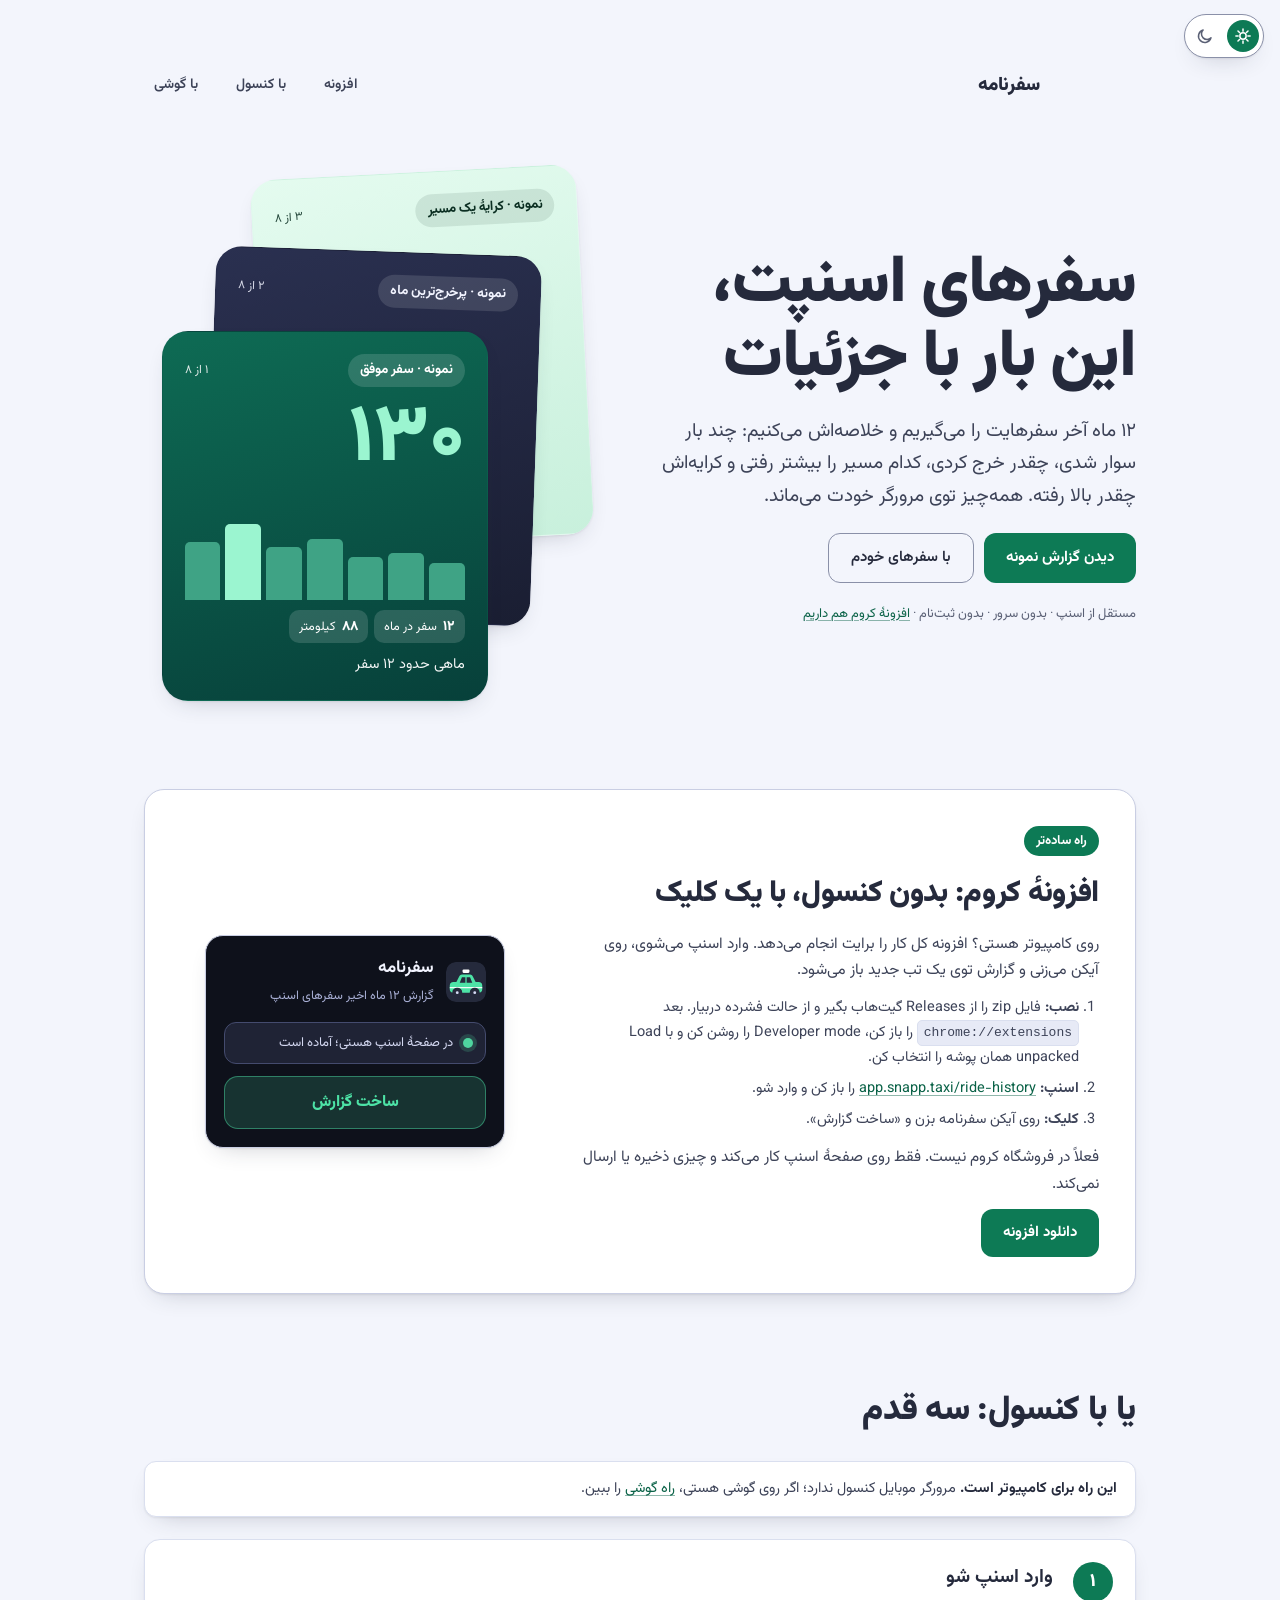
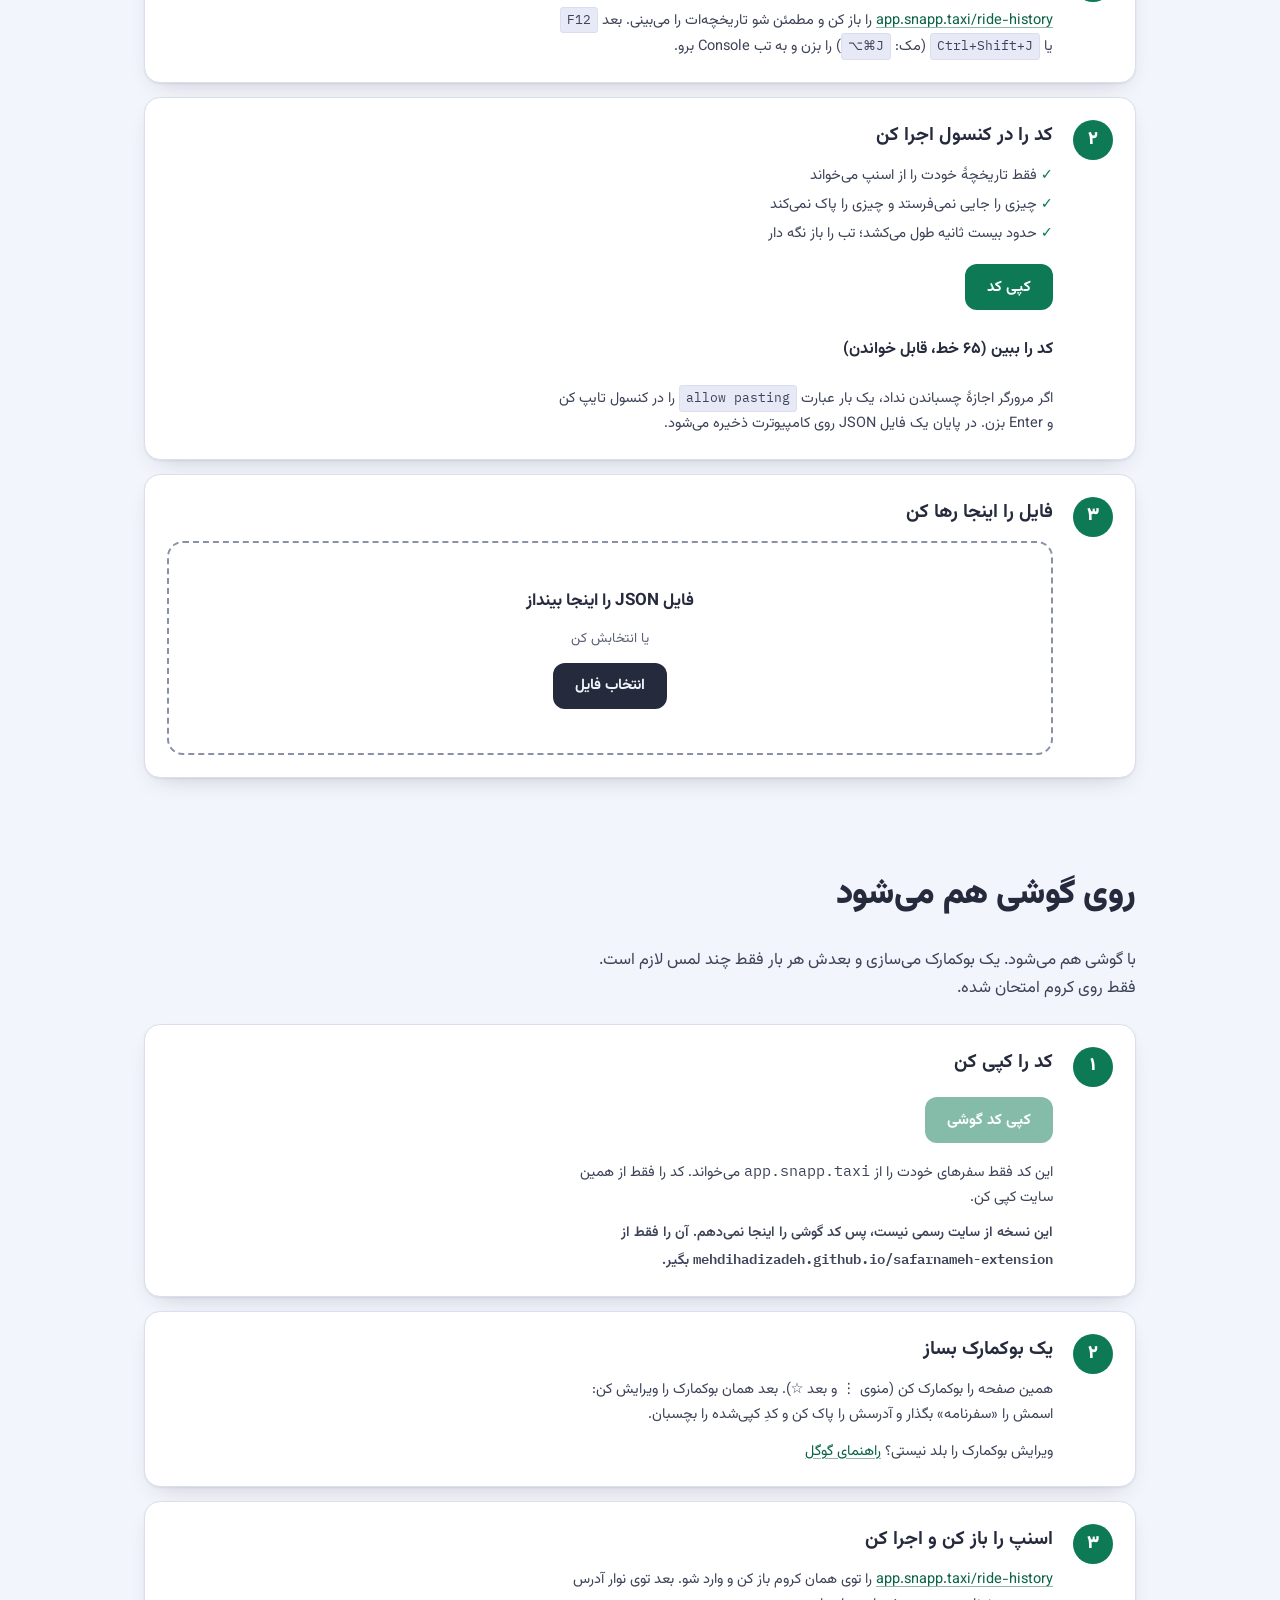
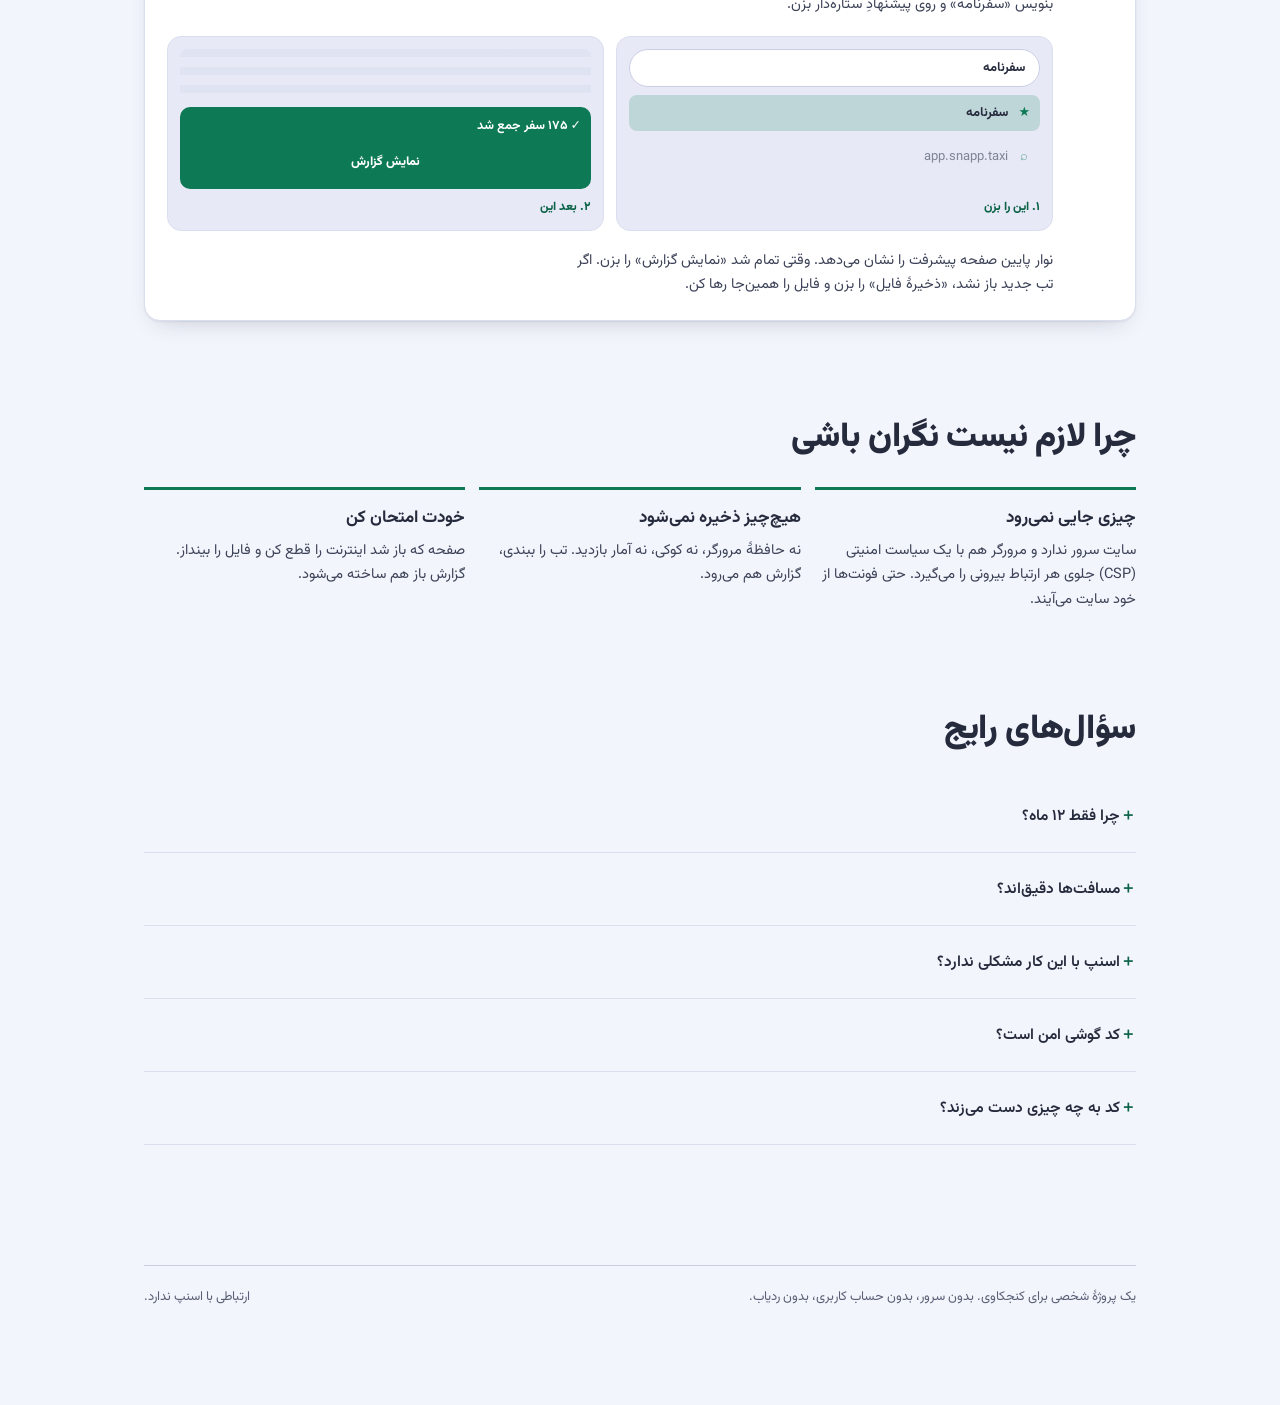
<file: index.html>
<!doctype html>
<html lang="fa" dir="rtl">
<head>
<meta charset="utf-8">
<meta name="viewport" content="width=device-width, initial-scale=1">
<title>سفرنامه، گزارش سفرهای اسنپ‌ات</title>
<meta name="description" content="تاریخچهٔ کامل سفرهای اسنپ‌ات را در مرورگر خودت تحلیل کن: تورم کرایه، نقشه، ریتم هفته و مسیرهای تکراری. دیتا جایی فرستاده نمی‌شود.">
<meta name="color-scheme" content="light dark">
<meta property="og:title" content="سفرنامهٔ اسنپ">
<meta property="og:description" content="سفرهای اسنپ‌ات توی یک گزارش. همه‌چیز توی مرورگر خودت می‌ماند.">
<meta property="og:type" content="website">
<meta property="og:image" content="https://mehdihadizadeh.github.io/safarnameh-extension/branding/og.png">
<meta property="og:image:width" content="1200">
<meta property="og:image:height" content="630">
<meta name="twitter:card" content="summary_large_image">
<meta http-equiv="Content-Security-Policy" content="default-src 'none'; script-src 'self' file:; style-src 'self' 'unsafe-inline' file:; font-src 'self' data: file:; img-src 'self' data:; connect-src 'none'; form-action 'none'; base-uri 'none'">
<link rel="icon" type="image/svg+xml" href="data:image/svg+xml,%3Csvg xmlns=%22http://www.w3.org/2000/svg%22 viewBox=%220 0 128 128%22%3E%3Crect width=%22128%22 height=%22128%22 rx=%2228%22 fill=%22%23252a3c%22/%3E%3Crect x=%2253%22 y=%2224%22 width=%2222%22 height=%2211%22 rx=%223.5%22 fill=%22%23fff%22/%3E%3Cpath d=%22M30 70 L43 45 Q45 40 51 40 H77 Q83 40 85 45 L98 70 Z%22 fill=%22%234de3a6%22/%3E%3Crect x=%2212%22 y=%2264%22 width=%22104%22 height=%2234%22 rx=%2212%22 fill=%22%234de3a6%22/%3E%3Cpath d=%22M44 66 L51 49 H62 V66 Z M66 66 V49 H77 L84 66 Z%22 fill=%22%23252a3c%22/%3E%3Crect x=%2212%22 y=%2280%22 width=%22104%22 height=%224%22 fill=%22%23fff%22 opacity=%22.9%22/%3E%3Ccircle cx=%2236%22 cy=%2298%22 r=%2213%22 fill=%22%23252a3c%22 stroke=%22%23252a3c%22 stroke-width=%226%22/%3E%3Ccircle cx=%2292%22 cy=%2298%22 r=%2213%22 fill=%22%23252a3c%22 stroke=%22%23252a3c%22 stroke-width=%226%22/%3E%3Ccircle cx=%2236%22 cy=%2298%22 r=%224.5%22 fill=%22%23d6dbf5%22/%3E%3Ccircle cx=%2292%22 cy=%2298%22 r=%224.5%22 fill=%22%23d6dbf5%22/%3E%3C/svg%3E">
<link rel="stylesheet" href="assets/style.css">
</head>
<body>

<button class="theme-sw" id="theme-btn" type="button" role="switch" aria-checked="false" aria-label="حالت تیره"><svg class="ic ic-sun" viewBox="0 0 24 24" width="18" height="18" aria-hidden="true"><circle cx="12" cy="12" r="4.2" fill="none" stroke="currentColor" stroke-width="2"/><path d="M12 2.5v3M12 18.5v3M2.5 12h3M18.5 12h3M5.3 5.3l2.1 2.1M16.6 16.6l2.1 2.1M18.7 5.3l-2.1 2.1M7.4 16.6l-2.1 2.1" stroke="currentColor" stroke-width="2" stroke-linecap="round"/></svg><svg class="ic ic-moon" viewBox="0 0 24 24" width="18" height="18" aria-hidden="true"><path d="M20 14.5A8.5 8.5 0 1 1 9.5 4a7 7 0 0 0 10.5 10.5z" fill="none" stroke="currentColor" stroke-width="2" stroke-linejoin="round"/></svg><span class="knob"></span></button>
<div class="wrap">

  <!-- ══ landing ══════════════════════════════════════════ -->
  <div id="landing">

    <p class="note slim" id="recv" role="status" hidden>در حال گرفتن سفرها از اسنپ…</p>
    <nav class="topbar" aria-label="سفرنامه">
      <span class="mark">سفرنامه</span>
      <a href="#extension">افزونه</a><a href="#start">با کنسول</a><a href="#phone">با گوشی</a>
    </nav>

    <header class="hero">
      <div class="hero-copy">
        <h1>سفرهای اسنپت، این بار با جزئیات</h1>
        <p class="dek">۱۲ ماه آخر سفرهایت را می‌گیریم و خلاصه‌اش می‌کنیم: چند بار سوار شدی، چقدر خرج کردی، کدام مسیر را بیشتر رفتی و کرایه‌اش چقدر بالا رفته. همه‌چیز توی مرورگر خودت می‌ماند.</p>
        <div class="cta-row">
          <button class="btn primary" id="try-demo">دیدن گزارش نمونه</button>
          <a class="btn ghost" href="#start">با سفرهای خودم</a>
        </div>
        <p class="fine">مستقل از اسنپ · بدون سرور · بدون ثبت‌نام · <a href="#extension">افزونهٔ کروم هم داریم</a></p>
      </div>
      <div class="hero-cards" aria-hidden="true">
        <div class="sample s-back">
          <span class="top"><span class="sk">نمونه · کرایهٔ یک مسیر</span><span class="idx">۳ از ۸</span></span>
          <span class="sv">×۲٫۹</span>
          <span class="viz"><i style="height:22%"></i><i style="height:30%"></i><i style="height:38%"></i><i style="height:52%"></i><i style="height:66%"></i><i class="hi" style="height:100%"></i></span>
          <span class="ss">همان مسیر همیشگی، یک سال بعد</span>
        </div>
        <div class="sample s-mid">
          <span class="top"><span class="sk">نمونه · پرخرج‌ترین ماه</span><span class="idx">۲ از ۸</span></span>
          <span class="sv">مرداد</span>
          <span class="viz"><i style="height:40%"></i><i style="height:55%"></i><i style="height:48%"></i><i style="height:70%"></i><i class="hi" style="height:100%"></i><i style="height:62%"></i></span>
          <span class="ss">بیشترین خرج سال توی همین ماه بود</span>
        </div>
        <div class="sample s-front">
          <span class="top"><span class="sk">نمونه · سفر موفق</span><span class="idx">۱ از ۸</span></span>
          <span class="sv">۱۳۰</span>
          <span class="viz"><i style="height:48%"></i><i style="height:62%"></i><i style="height:56%"></i><i style="height:80%"></i><i style="height:70%"></i><i class="hi" style="height:100%"></i><i style="height:76%"></i></span>
          <span class="chips2"><span><b>۱۲</b> سفر در ماه</span><span><b>۸۸</b> کیلومتر</span></span>
          <span class="ss">ماهی حدود ۱۲ سفر</span>
        </div>
      </div>
    </header>

    <section class="extsec" id="extension">
      <div class="ext-copy">
        <span class="ext-tag">راه ساده‌تر</span>
        <h2>افزونهٔ کروم: بدون کنسول، با یک کلیک</h2>
        <p>روی کامپیوتر هستی؟ افزونه کل کار را برایت انجام می‌دهد. وارد اسنپ می‌شوی، روی آیکن می‌زنی و گزارش توی یک تب جدید باز می‌شود.</p>
        <ol class="ext-steps">
          <li><b>نصب:</b> فایل zip را از Releases گیت‌هاب بگیر و از حالت فشرده دربیار. بعد <bdi dir="ltr"><code>chrome://extensions</code></bdi> را باز کن، <bdi dir="ltr">Developer mode</bdi> را روشن کن و با <bdi dir="ltr">Load unpacked</bdi> همان پوشه را انتخاب کن.</li>
          <li><b>اسنپ:</b> <a href="https://app.snapp.taxi/ride-history" target="_blank" rel="noopener">app.snapp.taxi/ride-history</a> را باز کن و وارد شو.</li>
          <li><b>کلیک:</b> روی آیکن سفرنامه بزن و «ساخت گزارش».</li>
        </ol>
        <p class="fine">فعلاً در فروشگاه کروم نیست. فقط روی صفحهٔ اسنپ کار می‌کند و چیزی ذخیره یا ارسال نمی‌کند.</p>
        <a class="btn primary" id="ext-dl" href="#" hidden>دانلود افزونه</a>
      </div>
      <div class="ext-pop" aria-hidden="true">
        <div class="ep-brand"><svg class="ep-logo" viewBox="0 0 128 128" width="40" height="40" aria-hidden="true"><rect width="128" height="128" rx="28" fill="#252a3c"/><rect x="53" y="24" width="22" height="11" rx="3.5" fill="#fff"/><path d="M30 70 L43 45 Q45 40 51 40 H77 Q83 40 85 45 L98 70 Z" fill="#4de3a6"/><rect x="12" y="64" width="104" height="34" rx="12" fill="#4de3a6"/><path d="M44 66 L51 49 H62 V66 Z M66 66 V49 H77 L84 66 Z" fill="#252a3c"/><rect x="12" y="80" width="104" height="4" fill="#fff" opacity=".9"/><circle cx="36" cy="98" r="13" fill="#252a3c" stroke="#252a3c" stroke-width="6"/><circle cx="92" cy="98" r="13" fill="#252a3c" stroke="#252a3c" stroke-width="6"/><circle cx="36" cy="98" r="4.5" fill="#d6dbf5"/><circle cx="92" cy="98" r="4.5" fill="#d6dbf5"/></svg><div><b>سفرنامه</b><span>گزارش ۱۲ ماه اخیر سفرهای اسنپ</span></div></div>
        <div class="ep-status"><i></i>در صفحهٔ اسنپ هستی؛ آماده است</div>
        <div class="ep-btn">ساخت گزارش</div>
      </div>
    </section>


    <section id="start" class="flow">
      <h2>یا با کنسول: سه قدم</h2>
      <p class="note"><b>این راه برای کامپیوتر است.</b> مرورگر موبایل کنسول ندارد؛ اگر روی گوشی هستی، <a href="#phone">راه گوشی</a> را ببین.</p>

      <ol class="steps">
        <li class="step">
          <span class="num">۱</span>
          <div class="body">
            <h3>وارد اسنپ شو</h3>
            <p><a href="https://app.snapp.taxi/ride-history" target="_blank" rel="noopener">app.snapp.taxi/ride-history</a> را باز کن و مطمئن شو تاریخچه‌ات را می‌بینی. بعد <code>F12</code> یا <code>Ctrl+Shift+J</code> (مک: <code>⌥⌘J</code>) را بزن و به تب Console برو.</p>
          </div>
        </li>
        <li class="step">
          <span class="num">۲</span>
          <div class="body">
            <h3>کد را در کنسول اجرا کن</h3>
            <ul class="trust">
              <li>فقط تاریخچهٔ خودت را از اسنپ می‌خواند</li>
              <li>چیزی را جایی نمی‌فرستد و چیزی را پاک نمی‌کند</li>
              <li>حدود بیست ثانیه طول می‌کشد؛ تب را باز نگه دار</li>
            </ul>
            <button class="btn primary copy-main" id="copy-btn">کپی کد</button>
            <details class="code"><summary>کد را ببین (۶۵ خط، قابل خواندن)</summary>
              <div class="codewrap"><pre id="code" class="mono"></pre></div>
            </details>
            <p class="cap">اگر مرورگر اجازهٔ چسباندن نداد، یک بار عبارت <code>allow pasting</code> را در کنسول تایپ کن و Enter بزن. در پایان یک فایل JSON روی کامپیوترت ذخیره می‌شود.</p>
          </div>
        </li>
        <li class="step">
          <span class="num">۳</span>
          <div class="body">
            <h3>فایل را اینجا رها کن</h3>
            <div class="drop" id="drop">
              <b>فایل JSON را اینجا بینداز</b>
              <span>یا انتخابش کن</span>
              <input type="file" id="file" accept=".json,application/json" hidden>
              <button class="btn" id="pick">انتخاب فایل</button>
              <p class="err" id="err" role="alert" hidden></p>
            </div>
          </div>
        </li>
      </ol>
    </section>

    <section id="phone" class="flow">
      <h2>روی گوشی هم می‌شود</h2>
      <p class="lede">با گوشی هم می‌شود. یک بوکمارک می‌سازی و بعدش هر بار فقط چند لمس لازم است. فقط روی کروم امتحان شده.</p>

      <ol class="steps">
        <li class="step"><span class="num">۱</span><div class="body"><h3>کد را کپی کن</h3>
          <button class="btn primary copy-main" id="bm-copy" type="button">کپی کد گوشی</button>
          <textarea id="bm-text" class="bm-text mono" readonly rows="3" hidden aria-label="کد بوکمارک"></textarea>
          <p class="cap">این کد فقط سفرهای خودت را از <span class="mono" dir="ltr">app.snapp.taxi</span> می‌خواند. کد را فقط از همین سایت کپی کن.</p>
          <p class="err" id="bm-warn" role="alert" hidden>این نسخه از سایت رسمی نیست، پس کد گوشی را اینجا نمی‌دهم. آن را فقط از <span class="mono" dir="ltr">mehdihadizadeh.github.io/safarnameh-extension</span> بگیر.</p></div></li>

        <li class="step"><span class="num">۲</span><div class="body"><h3>یک بوکمارک بساز</h3>
          <p>همین صفحه را بوکمارک کن (منوی ⋮ و بعد ☆). بعد همان بوکمارک را ویرایش کن: اسمش را «سفرنامه» بگذار و آدرسش را پاک کن و کدِ کپی‌شده را بچسبان.</p>
          <p class="cap">ویرایش بوکمارک را بلد نیستی؟ <a href="https://support.google.com/chrome/answer/188842?hl=fa&co=GENIE.Platform%3DAndroid" target="_blank" rel="noopener">راهنمای گوگل</a></p></div></li>

        <li class="step"><span class="num">۳</span><div class="body"><h3>اسنپ را باز کن و اجرا کن</h3>
          <p><a href="https://app.snapp.taxi/ride-history" target="_blank" rel="noopener">app.snapp.taxi/ride-history</a> را توی همان کروم باز کن و وارد شو. بعد توی نوار آدرس بنویس «سفرنامه» و روی پیشنهادِ ستاره‌دار بزن.</p>
          <figure class="shots" aria-label="شکل دو مرحله: نوشتن اسم بوکمارک در نوار آدرس، و نوار پایین صفحه بعد از جمع‌آوری">
            <div class="shot" aria-hidden="true">
              <div class="sh-bar">سفرنامه</div>
              <div class="sh-sug on"><i>★</i><span>سفرنامه</span></div>
              <div class="sh-sug dim"><i>⌕</i><span>app.snapp.taxi</span></div>
              <b class="sh-tap">۱. این را بزن</b>
            </div>
            <div class="shot" aria-hidden="true">
              <div class="sh-page"></div>
              <div class="sh-dock"><span>✓ ۱۷۵ سفر جمع شد</span><span class="sh-go">نمایش گزارش</span></div>
              <b class="sh-tap">۲. بعد این</b>
            </div>
          </figure>
          <p class="cap">نوار پایین صفحه پیشرفت را نشان می‌دهد. وقتی تمام شد «نمایش گزارش» را بزن. اگر تب جدید باز نشد، «ذخیرهٔ فایل» را بزن و فایل را همین‌جا رها کن.</p></div></li>
      </ol>
    </section>

    <section class="trustband">
      <h2>چرا لازم نیست نگران باشی</h2>
      <div class="tb-grid">
        <div><b>چیزی جایی نمی‌رود</b><p>سایت سرور ندارد و مرورگر هم با یک سیاست امنیتی (CSP) جلوی هر ارتباط بیرونی را می‌گیرد. حتی فونت‌ها از خود سایت می‌آیند.</p></div>
        <div><b>هیچ‌چیز ذخیره نمی‌شود</b><p>نه حافظهٔ مرورگر، نه کوکی، نه آمار بازدید. تب را ببندی، گزارش هم می‌رود.</p></div>
        <div><b>خودت امتحان کن</b><p>صفحه که باز شد اینترنت را قطع کن و فایل را بینداز. گزارش باز هم ساخته می‌شود.</p></div>
      </div>
    </section>

    <section class="faq-sec">
      <h2>سؤال‌های رایج</h2>
      <div class="faq">
        <details>
          <summary>چرا فقط ۱۲ ماه؟</summary>
          <p>اسنپ سفرهای قدیمی‌تر از یک سال را دیگر نمی‌دهد، پس هیچ ابزاری نمی‌تواند آن‌ها را بیاورد. اگر عدد کل سفرهایت از روز اول (که خود اسنپ می‌دهد) در دسترس باشد، پایین گزارش می‌آید.</p>
        </details>
        <details>
          <summary>مسافت‌ها دقیق‌اند؟</summary>
          <p>نه، تخمینی‌اند. اسنپ مسافت هر سفر را نمی‌دهد، پس فاصلهٔ مستقیم بین ایستگاه‌ها را حساب می‌کنیم و در ۱٫۴ ضرب می‌کنیم (ضریبی که با عدد خود اسنپ جور شده). عدد کل ممکن است کمی فرق کند، ولی روند درست است.</p>
        </details>
        <details>
          <summary>اسنپ با این کار مشکلی ندارد؟</summary>
          <p>نمی‌دانیم. کد همان درخواستی را می‌زند که خود اپ می‌زند، با نشست خودت، و فقط سفرهای خودت را می‌گیرد. ولی شرایط استفادهٔ اسنپ ممکن است دسترسی خودکار را محدود کرده باشد، پس خودت هم بخوانش. کد عمداً آرام می‌رود تا فشاری به سرویس نیاید.</p>
        </details>
        <details>
          <summary>کد گوشی امن است؟</summary>
          <p>کدی که روی گوشی اجرا می‌کنی از همان مدل کنسول است: توکن نشست را فقط برای درخواست به خود اسنپ می‌خواند و جایی نمی‌فرستد. از هر سفر فقط چیزهایی که گزارش لازم دارد (مبلغ، زمان، مبدأ و مقصد، ماشین، نام راننده) به سایت می‌رسد؛ عکس راننده و لینک رسید نمی‌رود. دادهٔ شما را فقط وقتی دکمهٔ «نمایش گزارش» را بزنی و فقط به آدرس همین سایت می‌فرستد. ریسک اصلی این است که کد را از جای نامطمئن کپی کنی، چون هر کدی که روی صفحهٔ اسنپ اجرا شود به نشست تو دسترسی دارد. پس فقط از آدرس رسمی کپی کن.</p>
        </details>
        <details>
          <summary>کد به چه چیزی دست می‌زند؟</summary>
          <p>برای پیدا کردن توکن نشست، <span class="mono" dir="ltr">localStorage</span> و <span class="mono" dir="ltr">sessionStorage</span> همان صفحهٔ اسنپ را می‌خواند و با آن تاریخچه را می‌گیرد. چیزی نمی‌نویسد، چیزی پاک نمی‌کند و به هیچ دامنهٔ دیگری وصل نمی‌شود. کد کامل را بالاتر می‌توانی بخوانی.</p>
        </details>
      </div>
    </section>
  </div>

  <!-- ══ report ═══════════════════════════════════════════ -->
  <div id="report" hidden>

    <div class="toolbar">
      <span class="demo-flag" id="demo-flag" hidden>گزارش نمونه با دیتای ساختگی</span>
      <button class="btn primary" id="pdf-btn" type="button">دانلود گزارش (PDF)</button>
      <button class="btn ghost" id="restart">تحلیل یک فایل دیگر</button>
    </div>

    <div class="range" id="range" role="group" aria-label="بازهٔ گزارش"></div>
    <div class="range" id="svc-filter" role="group" aria-label="سرویس" hidden></div>
    <p class="note slim" id="range-note" role="status" hidden></p>

    <section class="reel-sec" aria-label="خلاصهٔ تاریخچه">
      <div class="reel" id="reel" tabindex="0" role="region" aria-label="کارت‌های خلاصه؛ با کلیدهای جهت‌نما ورق بزن"></div>
      <div class="reel-nav">
        <button class="rn" id="rn-prev" aria-label="کارت قبلی"><svg viewBox="0 0 24 24" width="22" height="22" aria-hidden="true"><path d="M9.5 5.5 16 12l-6.5 6.5" fill="none" stroke="currentColor" stroke-width="2.4" stroke-linecap="round" stroke-linejoin="round"/></svg></button>
        <div class="dots" id="dots" aria-hidden="true"></div>
        <button class="rn" id="rn-next" aria-label="کارت بعدی"><svg viewBox="0 0 24 24" width="22" height="22" aria-hidden="true"><path d="M14.5 5.5 8 12l6.5 6.5" fill="none" stroke="currentColor" stroke-width="2.4" stroke-linecap="round" stroke-linejoin="round"/></svg></button>
      </div>
      <a class="more" href="#full">تحلیل کامل <svg viewBox="0 0 24 24" width="18" height="18" aria-hidden="true"><path d="M6 9.5 12 15.5l6-6" fill="none" stroke="currentColor" stroke-width="2.4" stroke-linecap="round" stroke-linejoin="round"/></svg></a>
    </section>

    <header id="full" class="rhead">
      <h1 id="r-h1"></h1>
      <div class="metabar">
        <span>بازه: <b id="m-range"></b></span>
        <span>رکورد: <b id="m-rec"></b></span>
        <span>سفر موفق: <b id="m-ok"></b></span>
        <span>لغو شده: <b id="m-cx"></b></span>
      </div>
      <p class="life" id="life" hidden></p>
    </header>

    <section class="thesis">
      <div class="t-top">
        <div>
          <h2 id="thesis-h"></h2>
          <p class="route-line" id="route-desc"></p>
        </div>
        <div class="mult" id="route-mult"></div>
      </div>
      <div class="tape" id="tape"></div>
      <div class="tape-bars" id="tape-bars"></div>
      <p class="cap" id="thesis-cap" style="margin-top:16px"></p>
    </section>

    <section class="stats" id="stats"></section>

    <section id="sec-services" hidden>
      <div class="shead">
        <h2>سرویس‌ها</h2>
        <p class="snote">ماشین، موتور و بقیهٔ سرویس‌ها کنار هم. روی هر کدام بزنی، کل گزارش فقط برای همان سرویس حساب می‌شود.</p>
      </div>
      <div class="svcs" id="svcs"></div>
      <p class="cap" id="svc-cap"></p>
    </section>

    <section id="spend">
      <div class="shead">
        <h2>هزینهٔ ماهانه</h2>
        <p class="snote">کرایهٔ پرداختی در هر ماه. بالا رفتنش هم از گرانی می‌آید هم از بیشتر سفر رفتن.</p>
      </div>
      <figure>
        <div class="plot"><svg id="c-spend" viewBox="0 0 840 230" role="img" aria-label="نمودار میله‌ای هزینهٔ ماهانه"></svg></div>
        <figcaption class="cap">ماه آخر معمولاً کامل نیست.</figcaption>
      </figure>
    </section>


    <section>
      <div class="shead">
        <h2>گرانی کرایه: تومان به ازای هر کیلومتر</h2>
        <p class="snote">میانهٔ هر فصل. فقط سفرهای ۱ تا ۳۰ کیلومتری حساب شده‌اند تا بین‌شهری‌ها نمودار را به هم نزنند.</p>
      </div>
      <figure>
        <div class="plot"><svg id="c-infl" viewBox="0 0 840 300" role="img" aria-label="نمودار خطی میانهٔ فصلی کرایه به ازای هر کیلومتر"></svg></div>
        <figcaption class="cap" id="infl-cap"></figcaption>
      </figure>
      <details class="table">
        <summary>جدول عددها</summary>
        <div class="plot"><table id="infl-tbl"><thead><tr><th>فصل</th><th>تومان/کیلومتر</th><th>تعداد سفر</th><th>نسبت به اولین فصل</th></tr></thead><tbody></tbody></table></div>
      </details>
    </section>

    <section>
      <div class="shead">
        <h2>مسیرهای تکراری</h2>
        <p class="snote">مسیرهایی که زیاد رفتی، رفت و برگشت با هم. کرایهٔ معمولی (<b>میانه</b>) اولین سال با آخرین سال مقایسه شده، نه فقط دو سفر.</p>
      </div>
      <div class="baskets" id="baskets"></div>
    </section>

    <section>
      <div class="shead">
        <h2>نقشهٔ سفرها</h2>
        <p class="snote">هر خط یک سفر است و هر دایره یک جای پرتکرار. دایره هرچه بزرگ‌تر، دفعات بیشتر.</p>
      </div>
      <div class="maps" id="maps"></div>
      <div class="rank" id="places"></div>
      <div class="legend"><span class="dot" style="background:var(--s1)"></span> سفر مستقیم
        <span class="dot" style="background:var(--sodium-mark);margin-right:14px"></span> سفر دومقصده (مبدأ ← ایستگاه ← مقصد)</div>
    </section>

    <section id="sec-multi">
      <div class="shead">
        <h2>سفرهای دومقصده</h2>
        <p class="snote">با یک ایستگاه میانی، سفر عملاً یک سفر دیگر می‌شود.</p>
      </div>
      <p class="lede" id="multi-line"></p>
      <div class="stats s4" id="multi-stats"></div>
      <p class="snote" style="max-width:62ch">جفت‌مقصدهای پرتکرار. مبدأ عوض می‌شود ولی دو ایستگاه آخر ثابت می‌ماند:</p>
      <div class="rank" id="multi-pairs"></div>
    </section>

    <section>
      <div class="shead">
        <h2>ریتم هفته</h2>
        <p class="snote">هر خانه یعنی چند سفر در آن روز و ساعت.</p>
      </div>
      <figure>
        <div class="heatwrap"><div class="heat" id="heat"></div></div>
        <figcaption class="legend">کم <i style="background:var(--h0)"></i><i style="background:var(--h1)"></i><i style="background:var(--h2)"></i><i style="background:var(--h3)"></i><i style="background:var(--h4)"></i><i style="background:var(--h5)"></i> زیاد</figcaption>
      </figure>
      <div class="cols">
        <figure>
          <div class="plot"><svg id="c-hour" viewBox="0 0 460 190" role="img" aria-label="نمودار میله‌ای سفر بر حسب ساعت شبانه‌روز"></svg></div>
          <figcaption class="cap">ساعت شبانه‌روز</figcaption>
        </figure>
        <figure>
          <div class="plot"><svg id="c-wday" viewBox="0 0 460 190" role="img" aria-label="نمودار میله‌ای سفر بر حسب روز هفته"></svg></div>
          <figcaption class="cap">روز هفته</figcaption>
        </figure>
      </div>
    </section>

    <section>
      <div class="shead">
        <h2>ماشین‌ها و راننده‌ها</h2>
        <p class="snote">مدل ماشین سفرهایت و چند نکته دربارهٔ راننده‌ها.</p>
      </div>
      <div class="cols">
        <div class="rank" id="veh"></div>
        <div style="display:flex;flex-direction:column;gap:18px">
          <p class="lede" id="driver-line"></p>
          <div class="chips" id="rate-chips"></div>
          <p class="cap" id="rate-note"></p>
        </div>
      </div>
    </section>

    <section>
      <div class="shead">
        <h2>لغو</h2>
        <p class="snote">چند درصد درخواست‌ها به مقصد نرسید.</p>
      </div>
      <div class="cols">
        <div class="rank" id="cx"></div>
        <div style="display:flex;flex-direction:column;gap:14px">
          <p class="lede">راننده‌ها بیشتر در این ساعت‌ها لغو کرده‌اند:</p>
          <div class="chips" id="cx-hours"></div>
        </div>
      </div>
    </section>

    <section>
      <div class="shead"><h2>چند عدد دیگر</h2></div>
      <div class="facts" id="facts"></div>
    </section>

    <footer class="method">
      <b>این اعداد چطور حساب شده‌اند</b>
      <ul>
        <li>در سفرهای دومقصده، ترتیب ایستگاه‌ها <span class="mono" dir="ltr">origin → destination → extra_destination</span> است و مسافت هر دو پا جدا حساب می‌شود.</li>
        <li>مسافت‌ها خط مستقیم‌اند نه مسیر جاده، و برای نزدیک شدن به مسیر واقعی در ۱٫۴ ضرب شده‌اند. تومان بر کیلومتر هم روی خط مستقیم حساب شده، پس از نرخ واقعی جاده بیشتر درمی‌آید؛ ولی روند درست است.</li>
        <li>اسنپ برای یک مکان ثابت هر بار مختصات کمی متفاوت ثبت می‌کند. برای همین نقطه‌های نزدیک (تا ۱۵۰ متر) یکی حساب شده‌اند و مسیرها را با همین مکان‌ها می‌شماریم، نه با متن آدرس.</li>
        <li>کرایه‌ها با میانهٔ سالانه مقایسه شده‌اند، نه اولین و آخرین سفر، چون یک سفر تکی می‌تواند اتفاقی گران یا ارزان باشد.</li>
        <li>سفر لغوشده مبلغ دارد ولی پولش گرفته نشده، پس در هزینه نیامده.</li>
        <li>ماه‌ها و فصل‌ها شمسی‌اند و ساعت‌ها همان است که اسنپ ثبت کرده.</li>
      </ul>
    </footer>
  </div>

  <div class="sitefoot">
    <span>یک پروژهٔ شخصی برای کنجکاوی. بدون سرور، بدون حساب کاربری، بدون ردیاب.</span>
    <span>ارتباطی با اسنپ ندارد.</span>
  </div>
</div>

<div id="tip" role="status" aria-live="polite"></div>

<script src="assets/analyze.js"></script>
<script src="assets/report.js"></script>
<script src="assets/collector.js"></script>
<script src="assets/demo.js"></script>
<script src="assets/site.js"></script>
</body>
</html>
</file>
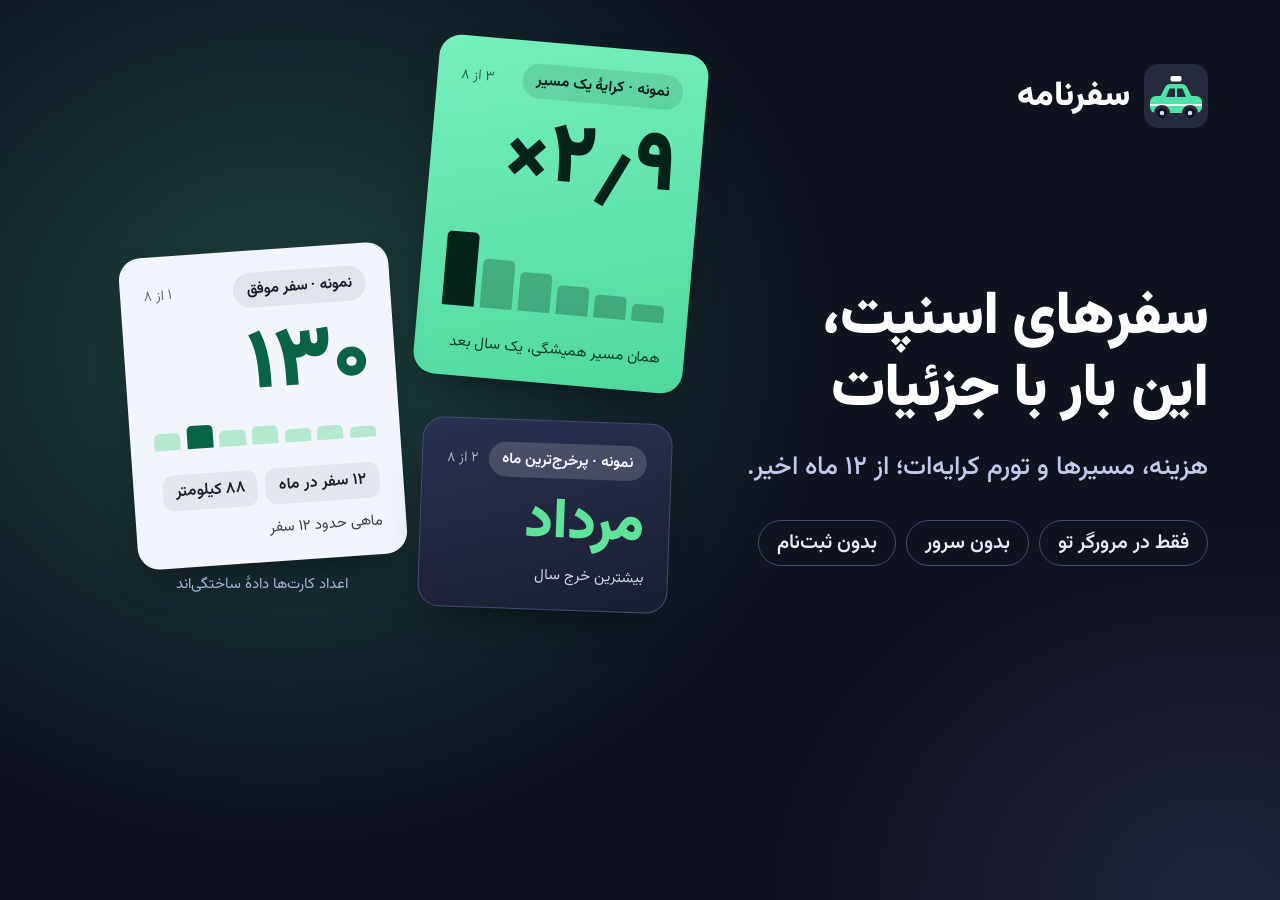
<file: branding/og.html>
<!doctype html><html lang="fa" dir="rtl"><meta charset="utf-8"><link rel="stylesheet" href="share.css">
<style>
body{width:1200px;height:630px}
.copy{position:absolute;right:72px;top:64px;bottom:64px;width:560px;display:flex;flex-direction:column}
.brand{font-size:34px}
h1{font-size:60px;margin-top:auto}
.sub{font-size:26px;margin-top:20px;line-height:1.7}
.chips{margin-top:30px}.chips span{font-size:20px;padding:6px 18px}
.card{padding:22px 24px;gap:12px}
.card .k{font-size:15px}.card .idx{font-size:14px}
.card .v{font-size:84px;margin-top:6px}
.card .n{font-size:15px}
.c1{width:270px;height:340px;left:346px;top:44px;transform:rotate(5deg)}
.c2{width:270px;height:312px;left:48px;top:250px;transform:rotate(-4deg)}
.c3{width:250px;height:190px;left:340px;top:420px;transform:rotate(2deg)}
.c3 .v{font-size:56px}
.tag{position:absolute;left:96px;bottom:34px;font-size:15px;color:#a9b0d6}
</style>
<div class="copy">
  <div class="brand"><img src="icon.svg" width="64" height="64" alt="">سفرنامه</div>
  <h1>سفرهای اسنپت،<br>این بار با جزئیات</h1>
  <p class="sub">هزینه، مسیرها و تورم کرایه‌ات؛ از ۱۲ ماه اخیر.</p>
  <div class="chips"><span>فقط در مرورگر تو</span><span>بدون سرور</span><span>بدون ثبت‌نام</span></div>
</div>
<div class="card amber c1"><span class="top"><span class="k">نمونه · کرایهٔ یک مسیر</span><span class="idx">۳ از ۸</span></span><span class="v">×۲٫۹</span><span class="viz" style="height:74px"><i style="height:22%"></i><i style="height:30%"></i><i style="height:38%"></i><i style="height:52%"></i><i style="height:66%"></i><i class="hi" style="height:100%"></i></span><span class="n">همان مسیر همیشگی، یک سال بعد</span></div>
<div class="card paper c2"><span class="top"><span class="k">نمونه · سفر موفق</span><span class="idx">۱ از ۸</span></span><span class="v">۱۳۰</span><span class="viz" style="height:64px"><i style="height:48%"></i><i style="height:62%"></i><i style="height:56%"></i><i style="height:80%"></i><i style="height:70%"></i><i class="hi" style="height:100%"></i><i style="height:76%"></i></span><span class="row"><span>۱۲ سفر در ماه</span><span>۸۸ کیلومتر</span></span><span class="n">ماهی حدود ۱۲ سفر</span></div>
<div class="card ink c3"><span class="top"><span class="k">نمونه · پرخرج‌ترین ماه</span><span class="idx">۲ از ۸</span></span><span class="v">مرداد</span><span class="n">بیشترین خرج سال</span></div>
<div class="tag">اعداد کارت‌ها دادهٔ ساختگی‌اند</div>
</file>
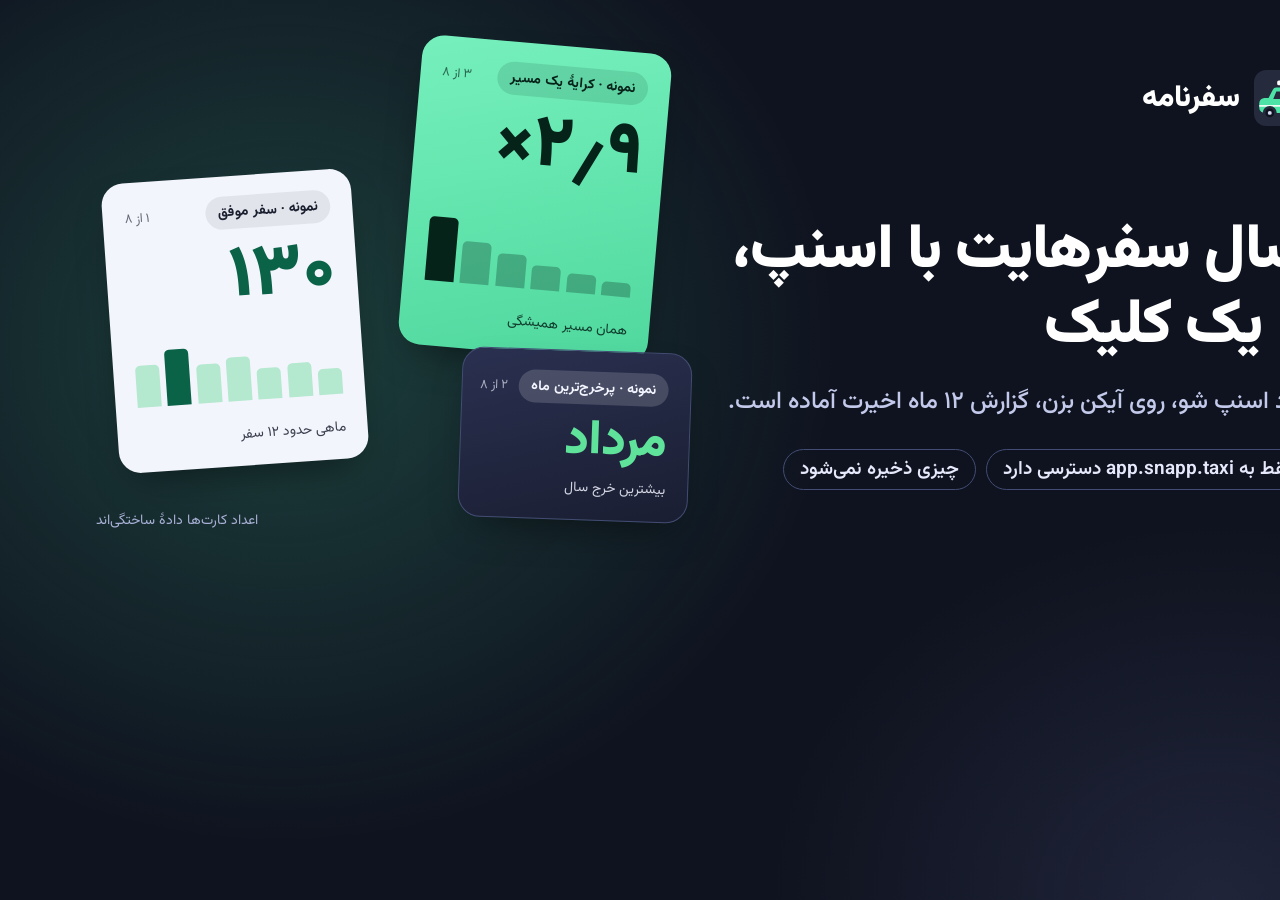
<file: branding/store-marquee.html>
<!doctype html><html lang="fa" dir="rtl"><meta charset="utf-8"><link rel="stylesheet" href="share.css">
<style>
body{width:1400px;height:560px}
.copy{position:absolute;right:90px;top:70px;bottom:70px;width:600px;display:flex;flex-direction:column}
.brand{font-size:30px}
h1{font-size:62px;margin-top:auto}
.sub{font-size:24px;margin-top:18px;line-height:1.7}
.chips{margin-top:26px}.chips span{font-size:19px;padding:5px 16px}
.card{padding:20px 22px;gap:10px}
.card .k{font-size:14px}.card .idx{font-size:13px}
.card .v{font-size:72px;margin-top:4px}
.card .n{font-size:14px}
.c1{width:250px;height:310px;left:410px;top:44px;transform:rotate(5deg)}
.c2{width:250px;height:290px;left:110px;top:176px;transform:rotate(-4deg)}
.c3{width:230px;height:170px;left:460px;top:350px;transform:rotate(2deg)}
.c3 .v{font-size:48px}
.tag{position:absolute;left:96px;bottom:28px;font-size:14px;color:#a9b0d6}
</style>
<div class="copy">
  <div class="brand"><img src="icon.svg" width="56" height="56" alt="">سفرنامه</div>
  <h1>سال سفرهایت با اسنپ،<br>با یک کلیک</h1>
  <p class="sub">وارد اسنپ شو، روی آیکن بزن، گزارش ۱۲ ماه اخیرت آماده است.</p>
  <div class="chips"><span>فقط به app.snapp.taxi دسترسی دارد</span><span>چیزی ذخیره نمی‌شود</span></div>
</div>
<div class="card amber c1"><span class="top"><span class="k">نمونه · کرایهٔ یک مسیر</span><span class="idx">۳ از ۸</span></span><span class="v">×۲٫۹</span><span class="viz" style="height:64px"><i style="height:22%"></i><i style="height:30%"></i><i style="height:38%"></i><i style="height:52%"></i><i style="height:66%"></i><i class="hi" style="height:100%"></i></span><span class="n">همان مسیر همیشگی</span></div>
<div class="card paper c2"><span class="top"><span class="k">نمونه · سفر موفق</span><span class="idx">۱ از ۸</span></span><span class="v">۱۳۰</span><span class="viz" style="height:56px"><i style="height:48%"></i><i style="height:62%"></i><i style="height:56%"></i><i style="height:80%"></i><i style="height:70%"></i><i class="hi" style="height:100%"></i><i style="height:76%"></i></span><span class="n">ماهی حدود ۱۲ سفر</span></div>
<div class="card ink c3"><span class="top"><span class="k">نمونه · پرخرج‌ترین ماه</span><span class="idx">۲ از ۸</span></span><span class="v">مرداد</span><span class="n">بیشترین خرج سال</span></div>
<div class="tag">اعداد کارت‌ها دادهٔ ساختگی‌اند</div>
</file>
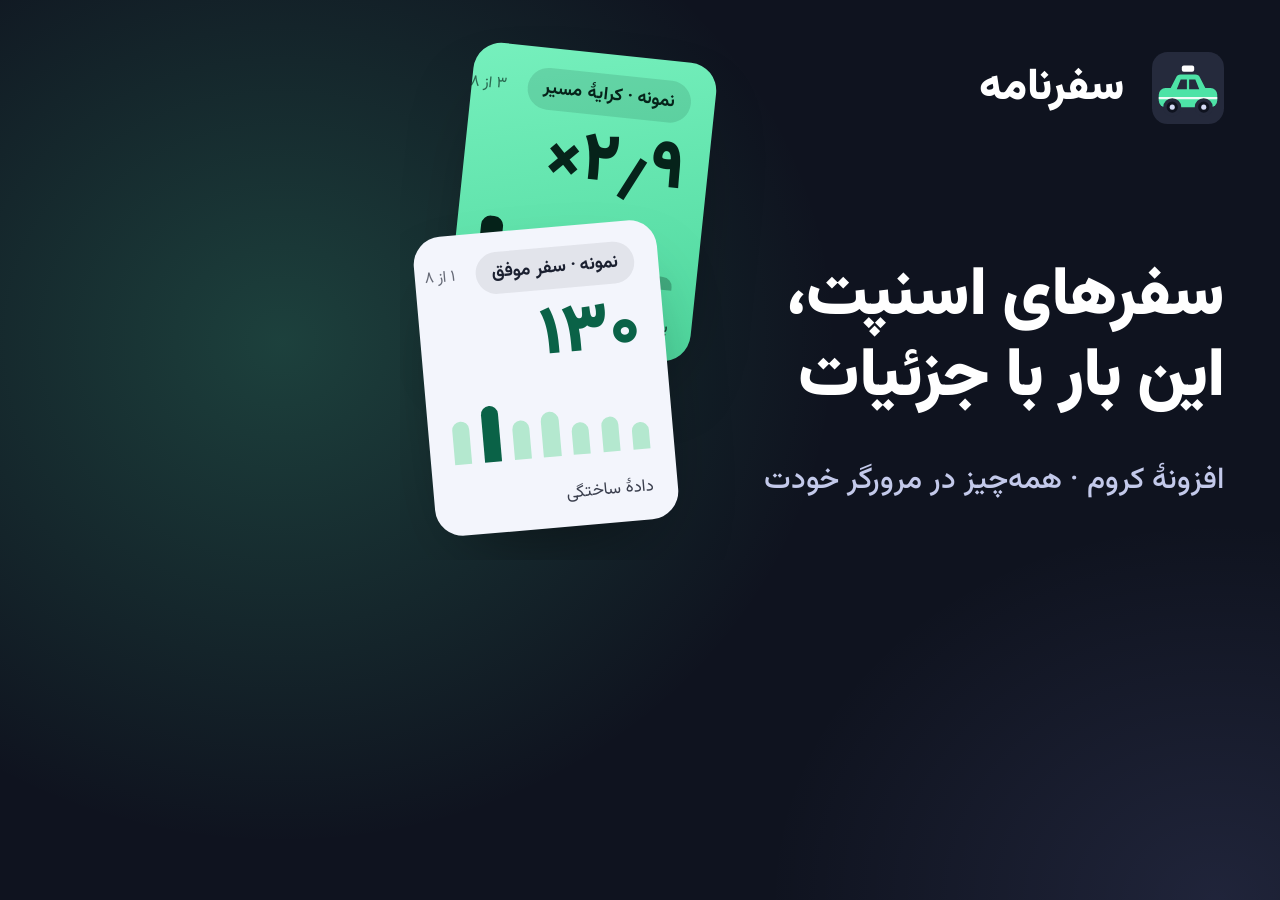
<file: branding/store-tile.html>
<!doctype html><html lang="fa" dir="rtl"><meta charset="utf-8"><link rel="stylesheet" href="share.css">
<style>
body{width:880px;height:560px}.t{position:absolute;inset:0 auto auto 0;width:440px;height:280px;zoom:2;overflow:hidden}
.brand{position:absolute;right:28px;top:26px;font-size:22px}
h1{position:absolute;right:28px;bottom:70px;font-size:34px;width:250px}
.sub{position:absolute;right:28px;bottom:28px;font-size:15px}
.card{padding:10px 12px;border-radius:14px;gap:5px}
.card .k{font-size:9px}.card .idx{font-size:8px}
.card .v{font-size:34px;margin-top:2px}.card .n{font-size:8.5px}
.card .viz{margin-top:auto}
.c1{width:122px;height:150px;left:30px;top:26px;transform:rotate(6deg)}
.c2{width:122px;height:150px;left:12px;top:114px;transform:rotate(-5deg)}
</style>
<div class="t"><div class="brand"><img src="icon.svg" width="36" height="36" alt="">سفرنامه</div>
<h1>سفرهای اسنپت، این بار با جزئیات</h1>
<p class="sub">افزونهٔ کروم · همه‌چیز در مرورگر خودت</p>
<div class="card amber c1"><span class="top"><span class="k">نمونه · کرایهٔ مسیر</span><span class="idx">۳ از ۸</span></span><span class="v">×۲٫۹</span><span class="viz" style="height:28px"><i style="height:22%"></i><i style="height:30%"></i><i style="height:38%"></i><i style="height:52%"></i><i style="height:66%"></i><i class="hi" style="height:100%"></i></span><span class="n">یک سال بعد</span></div>
<div class="card paper c2"><span class="top"><span class="k">نمونه · سفر موفق</span><span class="idx">۱ از ۸</span></span><span class="v">۱۳۰</span><span class="viz" style="height:28px"><i style="height:48%"></i><i style="height:62%"></i><i style="height:56%"></i><i style="height:80%"></i><i style="height:70%"></i><i class="hi" style="height:100%"></i><i style="height:76%"></i></span><span class="n">دادهٔ ساختگی</span></div>
</div>
</file>
<file: assets/style.css>
@font-face{font-family:"Vazirmatn"; font-weight:100 900; font-style:normal; font-display:swap;
  src:url("fonts/Vazirmatn-var.woff2") format("woff2")}
@font-face{font-family:"IBM Plex Mono"; font-weight:400; font-style:normal; font-display:swap;
  src:url("fonts/ibm-plex-mono-latin-400-normal.woff2") format("woff2")}
@font-face{font-family:"IBM Plex Mono"; font-weight:600; font-style:normal; font-display:swap;
  src:url("fonts/ibm-plex-mono-latin-600-normal.woff2") format("woff2")}
:root{
  color-scheme: light;
  --paper:#f3f5fc; --card:#ffffff; --sunk:#e7eaf6;
  --ink:#252a3c; --ink-2:#3d4358; --muted:#5a6075;
  --rule:#c9cee3; --hair:#dadfef; --edge:#8a90a8;
  --sodium:#0a6247; --sodium-mark:#12935f; --ind:#575eff; --amber:#0d7a55; --on-amber:#fff;
  --s1:#0d7a55;
  --h0:#edf0f7; --part:#36a07a; --h1:#b4e8cf; --h2:#8bdcba; --h3:#47c192; --h4:#14996b; --h5:#0a6247;
  --q1:#e0f5ee; --q2:#b2e5d2; --q3:#78cfae; --q4:#3db088; --q5:#0d7a55; --q6:#0a573f;
  --good:#0b7a50; --crit:#c62f3a;
  --btn:#0d7a55; --btn-fg:#fff; --btn-hover:#0a6445;
  --num-bg:#0d7a55; --num-fg:#fff; --dot-on:#0d7a55;
  --sl-green:#0b5a45; --sl-ink:#252a3c; --sl-ink-bd:transparent;
  --shadow:0 1px 2px rgba(37,42,60,.07), 0 10px 26px -14px rgba(37,42,60,.30);
}
@media (prefers-color-scheme: dark){
  :root:not([data-theme="light"]){
    color-scheme: dark;
    --paper:#0f131f; --card:#1a2036; --sunk:#131828;
    --ink:#f2f4ff; --ink-2:#d3d7f0; --muted:#a9b0d6;
    --rule:#434c74; --hair:#2d3556; --edge:#6a7298;
    --sodium:#4de3a6; --sodium-mark:#4de3a6; --ind:#9aa1ff; --amber:#4de3a6; --on-amber:#06230f;
    --s1:#4de3a6;
    --h0:#171b2d; --part:#2a8c72; --h1:#1b5b4d; --h2:#228068; --h3:#2fa585; --h4:#63d6b1; --h5:#b6f6df;
    --q1:#17433a; --q2:#1d6352; --q3:#2a8c72; --q4:#47bf9c; --q5:#7fe3c1; --q6:#bdf6e2;
    --good:#4de3a6; --crit:#ff9aa3;
    --btn:#4de3a6; --btn-fg:#06230f; --btn-hover:#7af0c0;
    --num-bg:#4de3a6; --num-fg:#06230f; --dot-on:#4de3a6;
    --sl-green:#0b5a45; --sl-ink:#1f2335; --sl-ink-bd:#444b6e;
    --shadow:inset 0 1px 0 rgba(255,255,255,.05), 0 1px 2px rgba(0,0,0,.5), 0 12px 32px -18px rgba(0,0,0,.9);
  }
}
:root[data-theme="dark"]{
    color-scheme: dark;
    --paper:#0f131f; --card:#1a2036; --sunk:#131828;
    --ink:#f2f4ff; --ink-2:#d3d7f0; --muted:#a9b0d6;
    --rule:#434c74; --hair:#2d3556; --edge:#6a7298;
    --sodium:#4de3a6; --sodium-mark:#4de3a6; --ind:#9aa1ff; --amber:#4de3a6; --on-amber:#06230f;
    --s1:#4de3a6;
    --h0:#171b2d; --part:#2a8c72; --h1:#1b5b4d; --h2:#228068; --h3:#2fa585; --h4:#63d6b1; --h5:#b6f6df;
    --q1:#17433a; --q2:#1d6352; --q3:#2a8c72; --q4:#47bf9c; --q5:#7fe3c1; --q6:#bdf6e2;
    --good:#4de3a6; --crit:#ff9aa3;
    --btn:#4de3a6; --btn-fg:#06230f; --btn-hover:#7af0c0;
    --num-bg:#4de3a6; --num-fg:#06230f; --dot-on:#4de3a6;
    --sl-green:#0b5a45; --sl-ink:#1f2335; --sl-ink-bd:#444b6e;
    --shadow:inset 0 1px 0 rgba(255,255,255,.05), 0 1px 2px rgba(0,0,0,.5), 0 12px 32px -18px rgba(0,0,0,.9);
}
*{box-sizing:border-box}
html{scroll-behavior:smooth}
body{margin:0; background:var(--paper); color:var(--ink);
  font-family:"Vazirmatn", system-ui, -apple-system, "Segoe UI", sans-serif;
  font-size:16px; line-height:1.7;}
.mono{font-family:"IBM Plex Mono", ui-monospace, "SF Mono", Menlo, monospace}
[hidden]{display:none !important}
:focus-visible{outline:2px solid var(--sodium); outline-offset:2px}
@media (prefers-reduced-motion: reduce){*{transition:none!important; animation:none!important}}

.wrap{overflow-x:clip; max-width:1120px; margin:0 auto; padding:clamp(28px,5vw,68px) clamp(18px,4vw,44px) 96px;
  display:flex; flex-direction:column; gap:clamp(48px,7vw,86px)}
.eyebrow{font-family:"IBM Plex Mono",monospace; font-size:11.5px; font-weight:600;
  letter-spacing:.16em; color:var(--muted); text-transform:uppercase; direction:ltr; text-align:right}
h1{font-size:clamp(30px,5.4vw,54px); font-weight:900; line-height:1.18; letter-spacing:-.015em;
  margin:14px 0 0; text-wrap:balance; max-width:20ch}
.dek{font-size:clamp(16px,1.6vw,18.5px); color:var(--ink-2); max-width:58ch; margin:16px 0 0}
h2{font-size:clamp(20px,2.4vw,27px); font-weight:900; letter-spacing:-.01em; margin:0}
h3{margin:0; font-size:15px; font-weight:700}
section{display:flex; flex-direction:column; gap:22px}
.shead{display:flex; align-items:baseline; justify-content:space-between; gap:20px;
  flex-wrap:wrap; border-bottom:1px solid var(--rule); padding-bottom:12px}
.snote{font-size:13.5px; color:var(--muted); max-width:48ch}
.lede{font-size:16.5px; color:var(--ink-2); max-width:62ch; margin:0}
.cap{font-size:13px; color:var(--muted); max-width:64ch}

/* ── landing ─────────────────────────────── */
.hero-claims{display:grid; grid-template-columns:repeat(3,1fr); gap:1px;
  background:var(--rule); border:1px solid var(--rule); margin-top:34px}
@media(max-width:760px){.hero-claims{grid-template-columns:1fr}}
.claim{background:var(--paper); padding:20px; display:flex; flex-direction:column; gap:6px}
.claim b{font-size:15.5px; font-weight:700}
.claim span{font-size:13.5px; color:var(--muted)}

.steps{display:flex; flex-direction:column; gap:0}
.step{display:grid; grid-template-columns:auto 1fr; gap:8px 18px;
  padding:22px 0; border-bottom:1px solid var(--hair)}
.step:first-of-type{border-top:1px solid var(--hair)}
.step .num{font-family:"IBM Plex Mono",monospace; font-size:12px; font-weight:600;
  color:var(--sodium); padding-top:5px; letter-spacing:.08em}
.step .body{display:flex; flex-direction:column; gap:12px; min-width:0}
.step h3{font-size:17px}
.step p{margin:0; font-size:14.5px; color:var(--ink-2); max-width:62ch}
.step p code{font-family:"IBM Plex Mono",monospace; font-size:13px; background:var(--sunk);
  padding:1px 6px; border-radius:3px; direction:ltr; display:inline-block}

.codewrap{position:relative; background:var(--card); border:1px solid var(--hair); border-radius:3px}
.codewrap pre{margin:0; padding:16px 18px; overflow-x:auto; max-height:290px; direction:ltr;
  text-align:left; font-family:"IBM Plex Mono",monospace; font-size:12px; line-height:1.65;
  color:var(--ink-2); tab-size:2; unicode-bidi:plaintext}
.copy{position:absolute; inset-inline-end:10px; top:10px; z-index:2;
  font-family:"Vazirmatn",sans-serif; font-size:13px; font-weight:600; cursor:pointer;
  background:var(--ink); color:var(--paper); border:0; border-radius:3px; padding:7px 14px}
.copy:hover{opacity:.88}
.copy.done{background:var(--good); color:#06240a}

.drop{border:2px dashed var(--edge); border-radius:4px; background:var(--card);
  padding:clamp(26px,5vw,44px); text-align:center; display:flex; flex-direction:column;
  align-items:center; gap:12px; transition:border-color .15s, background .15s}
.drop.over{border-color:var(--sodium-mark); background:color-mix(in srgb,var(--sodium-mark) 7%, var(--card))}
.drop b{font-size:17px; font-weight:700}
.drop span{font-size:13.5px; color:var(--muted)}
.btn{font-family:"Vazirmatn",sans-serif; font-size:15px; font-weight:700; cursor:pointer;
  background:var(--ink); color:var(--paper); border:0; border-radius:3px; padding:11px 22px}
.btn:hover{opacity:.88}
.btn.ghost{background:transparent; color:var(--ink); border:1px solid var(--edge); font-weight:600}
.err{color:var(--crit); font-size:14px; font-weight:600}
.privacy{display:flex; gap:14px; align-items:flex-start; background:var(--sunk);
  border-inline-start:3px solid var(--good); padding:16px 18px; border-radius:3px}
.privacy p{margin:0; font-size:14px; color:var(--ink-2); max-width:70ch}
.faq{display:flex; flex-direction:column; gap:0}
.faq details{border-bottom:1px solid var(--hair); padding:14px 0}
.faq summary{cursor:pointer; font-size:15.5px; font-weight:600; list-style:none}
.faq summary::-webkit-details-marker{display:none}
.faq summary::before{content:"＋ "; color:var(--sodium)}
.faq details[open] summary::before{content:"－ "}
.faq p{margin:10px 0 0; font-size:14.5px; color:var(--ink-2); max-width:70ch}

/* ── report ──────────────────────────────── */
.metabar{display:flex; flex-wrap:wrap; gap:0 28px; margin-top:26px; padding-top:16px;
  border-top:1px solid var(--rule); font-size:13.5px; color:var(--muted)}
.metabar b{font-weight:700; color:var(--ink-2); font-variant-numeric:tabular-nums}
.demo-flag{background:var(--sodium-mark); color:#17180e; font-size:12.5px; font-weight:700;
  padding:8px 14px; border-radius:3px; display:inline-flex; align-items:center; gap:8px}
.toolbar{display:flex; gap:10px; flex-wrap:wrap; align-items:center}

.thesis{background:var(--card); border:1px solid var(--hair); border-radius:3px;
  padding:clamp(22px,3.4vw,34px); box-shadow:var(--shadow); gap:0; display:flex; flex-direction:column}
.t-top{display:flex; justify-content:space-between; align-items:flex-start;
  gap:24px; flex-wrap:wrap; margin-bottom:26px}
.thesis h2{font-size:clamp(19px,2.2vw,24px)}
.route-line{font-size:14px; color:var(--muted); margin:6px 0 0; max-width:52ch}
.mult{font-size:clamp(44px,7vw,72px); font-weight:900; color:var(--sodium);
  line-height:.92; letter-spacing:-.03em; white-space:nowrap}
.mult small{display:block; font-size:13px; font-weight:600;
  color:var(--muted); margin-top:8px}
.tape{display:grid; gap:2px}
.tick{background:var(--sunk); padding:14px 12px 12px; display:flex; flex-direction:column; gap:8px;
  border-top:2px solid var(--rule)}
.tick.last{border-top-color:var(--sodium-mark);
  background:color-mix(in srgb,var(--sodium-mark) 9%, var(--sunk))}
.tick .when{font-size:12px; color:var(--muted)}
.tick .fare{font-size:clamp(15px,1.9vw,21px); font-weight:700; letter-spacing:-.01em}
.tick .unit{font-size:11px; font-weight:400; color:var(--muted)}
.tape-bars{display:grid; gap:2px; margin-top:2px}
.tape-bars i{display:block; background:var(--s1); border-radius:0 0 3px 3px}
.tape-bars i.hot{background:var(--sodium-mark)}

.stats{display:grid; gap:1px; background:var(--rule);
  grid-template-columns:repeat(6,1fr); border:1px solid var(--rule)}
@media(max-width:940px){.stats{grid-template-columns:repeat(3,1fr)}}
@media(max-width:520px){.stats{grid-template-columns:repeat(2,1fr)}}
.stat{background:var(--paper); padding:18px 18px 16px; display:flex; flex-direction:column; gap:4px}
.stat .v{font-size:clamp(17px,2.1vw,24px); font-weight:900; letter-spacing:-.02em;
  line-height:1.2; overflow-wrap:anywhere}
.stat .k{font-size:12.5px; color:var(--muted)}
.stat .sub{font-size:11.5px; color:var(--muted)}

figure{margin:0; display:flex; flex-direction:column; gap:12px}
.plot{width:100%; overflow-x:auto}
svg{display:block; max-width:100%; height:auto}
.axis{font-size:12px; fill:var(--muted)}
.axis-fa{font-size:11px; fill:var(--muted)}
.grid{stroke:var(--hair); stroke-width:1}
.base{stroke:var(--rule); stroke-width:1}

.baskets{display:flex; flex-direction:column}
.basket{display:grid; grid-template-columns:1fr auto; gap:6px 20px; align-items:end;
  padding:16px 0; border-bottom:1px solid var(--hair)}
.basket:first-child{border-top:1px solid var(--hair)}
.b-name{font-size:14.5px; font-weight:500; line-height:1.45}
.b-name em{font-style:normal; color:var(--muted); font-size:13px; display:block; margin-top:2px}
.b-count{font-size:12.5px; color:var(--muted); white-space:nowrap}
.b-bars{grid-column:1/-1; display:flex; flex-direction:column; gap:5px; margin-top:6px}
.b-row{display:flex; align-items:center; gap:10px; font-size:12.5px}
.b-row .yr{color:var(--muted); width:84px; flex:none; font-size:12.5px}
.b-row{min-width:0}
.b-row .bar{display:block; height:14px; border-radius:3px; flex:0 1 auto; min-width:2px}
.b-row .amt{font-weight:600; font-variant-numeric:tabular-nums}
.b-row.a .bar{background:var(--h4)}
.b-row.b .bar{background:var(--q6)}

.maps{display:grid; grid-template-columns:repeat(auto-fit,minmax(280px,1fr)); gap:2px;
  background:var(--rule); border:1px solid var(--rule)}
.mapcell{background:var(--sunk); padding:16px 16px 12px; display:flex; flex-direction:column; gap:10px}
.mapcell .mnote{font-size:12.5px; color:var(--muted)}

.heat{display:grid; grid-template-columns:auto repeat(24,1fr); gap:2px; align-items:center;
  min-width:560px; direction:ltr}
.heat .rl{font-size:12px; color:var(--muted); padding-right:9px; text-align:right;
  white-space:nowrap; direction:rtl}
.heat .cl{font-size:11px; color:var(--muted); text-align:center}
.cell{aspect-ratio:1/1; border-radius:3px; background:var(--h0)}
.heatwrap{overflow-x:auto; padding-bottom:6px}
.legend{display:flex; align-items:center; gap:8px; font-size:12px; color:var(--muted); flex-wrap:wrap}
.legend i{width:22px; height:11px; border-radius:2px; display:block}

.cols{display:grid; grid-template-columns:repeat(auto-fit,minmax(260px,1fr)); gap:clamp(28px,4vw,48px)}
.rank{display:flex; flex-direction:column; gap:9px}
.rank .r{display:grid; grid-template-columns:minmax(88px,240px) 1fr auto; align-items:center;
  gap:10px; font-size:13.5px}
.rank .r .lab{white-space:nowrap; overflow:hidden; text-overflow:ellipsis}
.rank .r .track{height:12px; background:var(--sunk); border-radius:2px; overflow:hidden}
.rank .r .fill{display:block; height:100%; background:var(--s1); border-radius:2px}
.rank .r .n{font-variant-numeric:tabular-nums; color:var(--muted); font-size:12.5px; white-space:nowrap}

.chips{display:flex; flex-wrap:wrap; gap:8px}
.chip{border:1px solid var(--edge); border-radius:999px; padding:5px 12px; font-size:12.5px;
  color:var(--ink-2); display:flex; align-items:center; gap:7px; background:var(--card)}
.chip b{font-variant-numeric:tabular-nums; font-weight:700}
.dot{width:7px; height:7px; border-radius:50%; flex:none}

.facts{display:grid; grid-template-columns:repeat(3,1fr); gap:1px; background:var(--rule);
  border:1px solid var(--rule)}
@media(max-width:820px){.facts{grid-template-columns:repeat(2,1fr)}}
@media(max-width:520px){.facts{grid-template-columns:1fr}}
.fact{background:var(--card); padding:18px; display:flex; flex-direction:column; gap:6px}
.fact .fv{font-size:25px; font-weight:900; letter-spacing:-.02em; color:var(--sodium)}
.fact .fk{font-size:13.5px; color:var(--ink-2); line-height:1.5}

details.table{border-top:1px solid var(--hair); padding-top:10px}
details.table summary{cursor:pointer; font-size:13px; color:var(--muted); list-style:none}
details.table summary::-webkit-details-marker{display:none}
details.table summary::before{content:"▸ "; color:var(--sodium)}
details.table[open] summary::before{content:"▾ "}
table{border-collapse:collapse; margin-top:12px; font-size:13px; width:100%}
th,td{text-align:right; padding:6px 12px 6px 0; border-bottom:1px solid var(--hair);
  font-variant-numeric:tabular-nums}
th{color:var(--muted); font-weight:600; font-size:12px}
.method{font-size:13.5px; color:var(--muted); line-height:1.8; border-top:1px solid var(--rule);
  padding-top:20px; display:flex; flex-direction:column; gap:10px}
.method b{color:var(--ink-2); font-weight:700}
.method ul{margin:0; padding-right:20px; display:flex; flex-direction:column; gap:6px}
.sitefoot{border-top:1px solid var(--rule); padding-top:20px; font-size:13px; color:var(--muted);
  display:flex; justify-content:space-between; gap:16px; flex-wrap:wrap}
.sitefoot a{color:var(--sodium)}

#tip{position:fixed; z-index:50; pointer-events:none; opacity:0; transition:opacity .1s;
  background:var(--ink); color:var(--paper); padding:7px 11px; border-radius:4px; font-size:12.5px;
  line-height:1.5; white-space:nowrap; box-shadow:0 6px 20px -8px rgba(0,0,0,.5)}
#tip.on{opacity:1}
.hit{fill:transparent; cursor:crosshair}
.crosshair{stroke:var(--muted); stroke-width:1; stroke-dasharray:3 3; opacity:0}
.marker{fill:var(--s1); stroke:var(--card); stroke-width:2; opacity:0}

/* ── story cards: swipe row on phones, grid on desktop ── */
.story{display:grid; grid-template-columns:repeat(4,1fr); gap:12px}
@media(max-width:940px){.story{grid-template-columns:repeat(2,1fr)}}
@media(max-width:520px){
  .story{display:flex; overflow-x:auto; scroll-snap-type:x mandatory; gap:10px; padding-bottom:6px}
  .story .sc{flex:0 0 78%; scroll-snap-align:center}
}
.sc{background:var(--card); border:1px solid var(--hair); border-radius:14px; box-shadow:var(--shadow);
  padding:20px 18px; display:flex; flex-direction:column; gap:8px; min-height:168px}
.sc .sk{font-size:12.5px; color:var(--muted)}
.sc .sv{font-size:clamp(30px,4.4vw,46px); font-weight:900; letter-spacing:-.03em; line-height:1.05; color:var(--ink)}
.sc .sv small{font-size:.38em; font-weight:700; color:var(--muted); margin-inline-start:6px}
.sc .ss{font-size:13.5px; color:var(--ink-2); line-height:1.6; margin-top:auto}
.sc.hot .sv{color:var(--sodium)}
.life{border:1px dashed var(--rule); border-radius:12px; padding:14px 18px; font-size:13.5px; color:var(--ink-2); line-height:1.8}
.life b{color:var(--ink)}

.tape,.tape-bars{grid-auto-columns:minmax(0,1fr)}
.story:focus-visible{outline:2px solid var(--sodium); outline-offset:4px}
.note{background:var(--card); border:1px solid var(--hair); border-radius:12px; padding:14px 18px; font-size:14px; line-height:1.8; color:var(--ink-2)}
.note b{color:var(--ink)}
.trust{list-style:none; padding:0; margin:12px 0 0; display:grid; gap:6px; font-size:14.5px; color:var(--ink-2)}
.trust li::before{content:"✓ "; color:var(--good); font-weight:700}
details.code>summary{cursor:pointer; font-weight:700; padding:10px 0; min-height:44px; display:flex; align-items:center}
.faq summary{min-height:44px; display:flex; align-items:center}
.copy-main{margin:6px 0 4px; min-height:44px}
.copy-main.done{background:var(--good); color:#06240a}

/* ═══ redesign: landing + reel ═══════════════════════════ */
:root{--r:14px; --deep:#252a3c; --deep-2:#0e6070}
.wrap{max-width:1080px; gap:clamp(40px,6vw,72px)}
#landing,#report{display:flex; flex-direction:column; gap:clamp(48px,7vw,88px)}
.eyebrow{display:none}
h1{max-width:16ch; margin:0}
.btn{border-radius:12px; min-height:46px; padding:11px 22px}
.btn.primary{background:var(--btn); color:var(--btn-fg)}
.btn.primary:hover{background:var(--btn-hover); opacity:1}
.btn.ghost{border:1.5px solid var(--edge)}
.drop{border-radius:var(--r)} .thesis,.codewrap,.privacy{border-radius:var(--r)}
.topbar{display:flex; justify-content:space-between; align-items:center; margin-bottom:-24px}
.topbar .mark{font-weight:900; font-size:19px}
.topbar a{font-size:14px; font-weight:600; color:var(--ink-2); text-decoration:none; min-height:44px; display:inline-flex; align-items:center}
.hero{display:grid; grid-template-columns:1.05fr .95fr; gap:clamp(28px,5vw,64px); align-items:center}
.hero-copy{display:flex; flex-direction:column; gap:20px}
.hero-copy h1{font-size:clamp(36px,6.6vw,66px); line-height:1.12}
.hero-copy .dek{margin:0; font-size:clamp(16px,1.7vw,19px)}
.cta-row{display:flex; gap:10px; flex-wrap:wrap}
.fine{margin:0; font-size:13px; color:var(--muted)}
.hero-cards{position:relative; min-height:clamp(300px,42vw,430px)}
.sample{position:absolute; width:66%; aspect-ratio:4/5; border-radius:22px; padding:22px;
  display:flex; flex-direction:column; gap:8px; box-shadow:var(--shadow)}
.sample .sk{font-size:13px; opacity:.85}
.sample .sv{font-size:clamp(44px,7vw,76px); font-weight:900; line-height:1}
.sample .ss{margin-top:auto; font-size:14px; opacity:.9}
.s-back{background:var(--amber); color:#06230f; inset-inline-start:0; top:0; transform:rotate(-5deg)}
.s-mid{background:var(--ink); color:#eaf3ec; inset-inline-start:17%; top:5%; transform:rotate(3deg)}
.s-front{background:var(--sl-green); color:#fff; inset-inline-start:34%; top:12%}
.s-front .sv{color:var(--amber)}
/* back and mid cards are mostly covered; hide their big numbers so no orphan glyph peeks out */
.s-back .sv,.s-mid .sv{visibility:hidden}
@media(max-width:820px){.hero{grid-template-columns:1fr} .hero-cards{order:-1; min-height:250px} .sample{width:52%}
  .s-front{inset-inline-start:30%}}
.flow{gap:22px} .flow h2,.trustband h2,.faq-sec h2{font-size:clamp(24px,3vw,34px)}
.note{background:var(--card); border:1px solid var(--hair); border-radius:12px; padding:14px 18px; font-size:14.5px; line-height:1.8; color:var(--ink-2); margin:0}
.note b{color:var(--ink)}
ol.steps{list-style:none; padding:0; margin:0; display:flex; flex-direction:column; gap:14px}
.step{display:grid; grid-template-columns:44px 1fr; gap:6px 16px; padding:22px; background:var(--card);
  border:1px solid var(--hair); border-radius:var(--r)}
.step:first-of-type{border-top:1px solid var(--hair)}
.step .num{width:40px; height:40px; border-radius:50%; background:var(--num-bg); color:var(--num-fg); display:grid; place-items:center;
  font-family:"Vazirmatn"; font-size:18px; font-weight:900; padding:0; letter-spacing:0}
.step h3{font-size:19px}
.trust{list-style:none; padding:0; margin:0; display:grid; gap:4px; font-size:14.5px; color:var(--ink-2)}
.trust li::before{content:"✓ "; color:var(--good); font-weight:900}
.copy-main{align-self:flex-start}
.trustband{gap:20px}
.tb-grid{display:grid; grid-template-columns:repeat(3,1fr); gap:14px}
@media(max-width:760px){.tb-grid{grid-template-columns:1fr}}
.tb-grid>div{border-top:3px solid var(--amber); padding-top:14px}
.tb-grid b{font-size:17px} .tb-grid p{margin:6px 0 0; font-size:14.5px; color:var(--ink-2)}
.faq summary{min-height:44px; display:flex; align-items:center}

/* reel */
.reel-sec{display:flex; flex-direction:column; align-items:center; gap:14px}
.reel{display:flex; overflow-x:auto; scroll-snap-type:x mandatory; scrollbar-width:none; gap:12px;
  width:min(100%,460px); border-radius:28px}
.reel::-webkit-scrollbar{display:none}
.reel:focus-visible{outline:3px solid var(--amber); outline-offset:4px}
.slide{flex:0 0 100%; scroll-snap-align:center; aspect-ratio:4/5; max-height:78svh; border-radius:28px; padding:28px 26px;
  display:flex; flex-direction:column; gap:10px; position:relative; overflow:hidden}
.slide .sk{font-size:15px; font-weight:600; opacity:.95}
.slide .sv{font-size:clamp(52px,14vw,92px); font-weight:900; line-height:1.02; letter-spacing:-.02em; margin-block:auto 0; text-wrap:balance}
.slide .sv small{font-size:.3em; font-weight:700; margin-inline-start:10px; opacity:.8}
.slide .ss{font-size:16px; line-height:1.75; max-width:30ch; margin-bottom:26px}
.slide .idx{position:absolute; inset-inline-end:26px; bottom:20px; font-size:12px; opacity:.7}
.t-green{background:var(--sl-green); color:#fff} .t-green .sv{color:var(--amber)}
.t-ink{background:var(--sl-ink); color:#eaf3ec; border:1px solid var(--sl-ink-bd)} .t-ink .sv{color:#fff}
.t-amber{background:var(--amber); color:#06230f}
.share{gap:12px} .share canvas{width:100%; max-height:46%; object-fit:contain; border-radius:12px; background:#252a3c}
.share .opt{font-size:14px; display:flex; gap:8px; align-items:center; min-height:44px}
.share .btn.primary{background:var(--amber); color:var(--on-amber); align-self:flex-start}
.share .ss{margin:0; font-size:13px}
.reel-nav{display:flex; align-items:center; gap:16px}
.rn{width:48px; height:48px; border-radius:50%; border:1.5px solid var(--edge); background:var(--card); color:var(--ink); font-size:24px; cursor:pointer}
.dots{display:flex; gap:7px}
.dots i{width:8px; height:8px; border-radius:50%; background:var(--edge)}
.dots i.on{background:var(--dot-on); width:22px; border-radius:6px}
.more{font-weight:700; color:var(--ink-2); text-decoration:none; min-height:44px; display:inline-flex; align-items:center}
.rhead{display:flex; flex-direction:column}
.rhead h1{max-width:22ch; font-size:clamp(28px,4.6vw,46px)}
.demo-flag{background:var(--amber); color:var(--on-amber); border-radius:10px}
.sitefoot{display:flex; justify-content:space-between; flex-wrap:wrap; gap:8px; margin-top:48px; font-size:13px; color:var(--muted)}
.topbar .mark{color:var(--ink)}
.slide .sv{max-width:100%}
.slide.mid .sv{font-size:clamp(44px,11vw,72px)}
.slide.long .sv{font-size:clamp(34px,8.2vw,56px); line-height:1.15}
.slide.long .sv small{display:block; margin:6px 0 0; font-size:.42em}

svg text,.axis-fa{font-family:"Vazirmatn",sans-serif}
.axis-fa{font-size:12px}
button,input,select{font-family:inherit}
.theme-btn{position:absolute; inset-inline-start:14px; top:12px; z-index:50; min-height:44px; padding:0 16px;
  border-radius:999px; border:1.5px solid var(--rule); background:var(--card); color:var(--ink);
  font:600 14px "Vazirmatn",sans-serif; cursor:pointer; box-shadow:var(--shadow)}
.theme-btn:hover{border-color:var(--sodium-mark)}
.topbar{padding-inline-start:120px}

.slide .sv{margin-block:0}
.slide .viz{margin-top:auto; display:flex; align-items:flex-end; gap:3px; height:96px; margin-bottom:8px}
.slide .viz i{flex:1; background:currentColor; opacity:.4; border-radius:4px 4px 0 0; min-width:3px}
.slide .viz i.hi{opacity:1; background:var(--amber)}
.t-amber .viz i.hi{background:#06230f}
.slide .rk{margin-top:auto; display:flex; flex-direction:column; gap:8px; margin-bottom:8px; font-size:14px}
.slide .rk div{display:grid; grid-template-columns:minmax(0,1fr) 38% auto; gap:10px; align-items:center}
.slide .rk span{overflow:hidden; text-overflow:ellipsis; white-space:nowrap}
.slide .rk i{height:8px; border-radius:4px; background:var(--amber); opacity:1; display:block}
.slide .rk b{font-weight:700; min-width:2ch; text-align:end}
.slide .hint{font-size:13px; opacity:.75; margin-bottom:22px}
.slide .sv + .ss{margin-top:6px}
.slide .sk{margin-bottom:6px}

.slide .sk + .sv{margin-top:auto}
.maps{display:flex; flex-direction:column; gap:18px; background:none}
.mapcell{background:var(--card); border:1px solid var(--hair); border-radius:var(--r); padding:clamp(14px,2.4vw,22px); gap:14px}
.mhead{display:flex; justify-content:space-between; align-items:baseline; gap:12px; flex-wrap:wrap}
.mhead h3{font-size:18px} .mhead span{font-size:13.5px; color:var(--muted)}
.mapbody{display:grid; grid-template-columns:minmax(0,1.7fr) minmax(220px,1fr); gap:20px; align-items:start}
@media(max-width:820px){.mapbody{grid-template-columns:1fr}}
.mapsvg{width:100%; height:auto; display:block; border-radius:12px}
.map-bg{fill:var(--sunk)} .map-grid{stroke:var(--rule); stroke-width:1; opacity:.55}
.route{stroke:var(--s1); stroke-width:1.8; opacity:.5; fill:none}
.route.multi{stroke:var(--sodium-mark); stroke-width:2.2; opacity:.9; stroke-dasharray:6 4}
.pin{fill:var(--sodium-mark); stroke:var(--card); stroke-width:3}
.pin-s{fill:var(--s1); stroke:var(--card); stroke-width:1.5; opacity:.85}
.pin-n{font:800 14px "Vazirmatn",sans-serif; fill:#06230f}
.map-sb{fill:var(--card); opacity:.92} .map-sbl{stroke:var(--ink); stroke-width:3; stroke-linecap:round}
.map-sbt{font:600 13px "Vazirmatn",sans-serif; fill:var(--ink)}
.mleg{display:flex; flex-direction:column; gap:8px}
.mleg-h{font-size:13px; font-weight:700; color:var(--muted)}
.mleg-i{display:grid; grid-template-columns:30px minmax(0,1fr) auto; gap:10px; align-items:center; font-size:14px; padding:6px 0; border-bottom:1px solid var(--hair)}
.mn{width:28px; height:28px; border-radius:50%; background:var(--amber); color:var(--on-amber); display:grid; place-items:center; font-size:14px; font-weight:800}
.mname{overflow:hidden; text-overflow:ellipsis; white-space:nowrap} .mc{color:var(--muted); font-size:13px}
.mkey{display:flex; flex-wrap:wrap; gap:6px 16px; font-size:13px; color:var(--ink-2); margin-top:6px}
.mkey i{display:inline-block; width:22px; height:0; vertical-align:middle; margin-inline-end:6px}
.k-route{border-top:3px solid var(--s1)} .k-multi{border-top:3px dashed var(--sodium-mark)}
.mhint{color:var(--muted); width:100%}
.tick .unit,.stat .sub,.tick .when{font-size:12.5px}
.stat .k{font-size:13px}

/* ═══ v3: turquoise + saffron, unified borders, richer cards ═════════ */
:root{--r:16px; --line:1px solid var(--hair)}

/* theme switch (light/dark only; starts from the system) */
.theme-sw{position:absolute; inset-inline-start:16px; top:14px; z-index:50; width:74px; height:40px; padding:0;
  border-radius:999px; border:1.5px solid var(--edge); background:var(--card); color:var(--muted); cursor:pointer;
  display:flex; align-items:center; justify-content:space-between; padding-inline:11px; box-shadow:var(--shadow)}
.theme-sw .ic{position:relative; z-index:2; transition:color .2s}
.theme-sw .knob{position:absolute; top:4px; inset-inline-start:4px; width:30px; height:30px; border-radius:50%;
  background:var(--amber); transition:transform .22s ease; z-index:1}
.theme-sw:not(.is-dark) .ic-sun{color:var(--on-amber)}
.theme-sw.is-dark .ic-moon{color:var(--on-amber)}
.theme-sw.is-dark .knob{transform:translateX(-34px)}
[dir=rtl] .theme-sw.is-dark .knob{transform:translateX(-34px)}
.theme-sw:hover{border-color:var(--amber)}
.topbar{padding-inline-start:96px}

/* unified surfaces */
.stats,.facts{background:none; border:0; gap:10px}
.stat,.fact{background:var(--card); border:var(--line); border-radius:var(--r); padding:18px}
.stat{padding:18px 18px 16px}
.tape{gap:8px} .tick{border:var(--line); border-top:3px solid var(--rule); border-radius:12px}
.tick.last{border-top-color:var(--amber)}
.tape-bars{gap:8px} .tape-bars i{border-radius:6px}
.tape-bars i.hot{background:var(--amber)}
figure{background:var(--card); border:var(--line); border-radius:var(--r); padding:clamp(12px,2vw,20px)}
figure .cap,figure figcaption{padding-inline:4px}
details.table{border:var(--line); border-radius:12px; padding:2px 14px; background:var(--card)}
details.table summary{min-height:44px; display:flex; align-items:center; cursor:pointer; font-weight:600}
.baskets{background:var(--card); border:var(--line); border-radius:var(--r); padding:4px clamp(14px,2.4vw,24px)}
.basket:first-child{border-top:0}
.rank{background:var(--card); border:var(--line); border-radius:var(--r); padding:16px}
.rank .r .track{border-radius:8px} .rank .r .fill{border-radius:8px}
.chip{background:var(--card)}
.thesis{border-radius:var(--r)}
.method{border:var(--line); border-radius:var(--r); padding:18px; background:var(--card)}
.legend{display:flex; flex-wrap:wrap; gap:6px 12px; align-items:center}
.shead{border-bottom:1px solid var(--hair)}
.heatwrap{background:var(--card); border:var(--line); border-radius:var(--r); padding:14px}

/* slides */
.slide{padding:22px 22px 24px; gap:8px; border:1px solid transparent}
.slide .top{display:flex; justify-content:space-between; align-items:center; gap:10px; margin-bottom:6px}
.slide .sk{display:inline-flex; align-items:center; font-size:14px; font-weight:700; padding:6px 14px; border-radius:999px;
  background:rgba(255,255,255,.14); margin:0; opacity:1}
.t-amber .sk{background:rgba(6,35,15,.12)}
.slide .idx{position:static; font-size:12.5px; opacity:.9}
.slide .sk + .sv,.slide .sv{margin-top:0}
.slide .art,.slide .ruler,.slide .viz,.slide .rk{margin-top:auto}
.slide .art{width:100%; height:auto; max-height:34%; color:#d6dbf5}
.slide .artpin{fill:var(--amber)}
.slide .sv{margin-top:6px}
.slide .vlab{display:flex; justify-content:space-between; font-size:12.5px; opacity:.88; margin-bottom:6px}
.slide .viz{margin-bottom:6px}
.slide .ss{font-size:16.5px; margin-bottom:12px; max-width:34ch}
.slide .num{font-variant-numeric:tabular-nums}
.chips2{display:flex; flex-wrap:wrap; gap:8px; margin-top:auto}
.chips2 span{display:inline-flex; align-items:baseline; gap:6px; padding:7px 12px; border-radius:12px; font-size:13px;
  background:rgba(255,255,255,.12)}
.t-amber .chips2 span{background:rgba(6,35,15,.14)}
.chips2 b{font-weight:800; font-size:14.5px}
.slide .hint{font-size:12.5px; opacity:.88; margin:2px 0 0}
.ruler{margin-bottom:8px}
.rtrack{height:10px; border-radius:6px; background:rgba(255,255,255,.26); overflow:hidden}
.rtrack i{display:block; height:100%; background:var(--amber); border-radius:6px; margin-inline-start:0}
.rl{display:flex; justify-content:space-between; font-size:12.5px; opacity:.9; margin-top:6px}
.rk em{font-style:normal; width:22px; height:22px; border-radius:50%; background:rgba(255,255,255,.16); display:grid; place-items:center; font-size:12px}
.slide .rk div{grid-template-columns:22px minmax(0,1fr) 34% auto}

/* share slide */
.share{gap:12px}
.share canvas{width:100%; height:auto; aspect-ratio:4/5; max-height:52%; object-fit:contain; border-radius:14px; background:#252a3c; align-self:center; min-height:0}
.seg{display:flex; background:rgba(255,255,255,.1); border-radius:12px; padding:4px; gap:4px}
.seg button{flex:1; min-height:40px; border:0; border-radius:9px; background:transparent; color:inherit; font:600 13.5px "Vazirmatn",sans-serif; cursor:pointer}
.seg button[aria-pressed=true]{background:var(--amber); color:var(--on-amber)}
.share .btn.primary{width:100%; justify-content:center}

/* nav */
.rn{display:grid; place-items:center; padding:0}
.more{gap:6px}

/* map: scale bar */
.map-sb{fill:var(--card); stroke:var(--rule); stroke-width:1; opacity:.96}
.map-sbl{stroke:var(--ink); stroke-width:2.5; stroke-linecap:round}
.map-sbt{font:700 14px "Vazirmatn",sans-serif; fill:var(--ink)}
.slide{aspect-ratio:auto; max-height:none; min-height:clamp(520px,72svh,640px); overflow:visible}
.reel{align-items:stretch}
.share canvas{max-height:none; width:100%}
details.table{padding:2px 14px 12px}

/* range chips */
.range{display:flex; flex-wrap:wrap; align-items:center; gap:8px; justify-content:center}
.range-l{font-size:13px; color:var(--muted); margin-inline-end:4px}
.range button{min-height:44px; padding:6px 16px; border-radius:999px; border:1.5px solid var(--edge); background:var(--card); color:var(--ink);
  font:600 14px "Vazirmatn",sans-serif; cursor:pointer; display:inline-flex; align-items:baseline; gap:8px}
.range button small{font-size:12px; color:var(--muted); font-weight:500}
.range button[aria-pressed=true]{background:var(--btn); color:var(--btn-fg); border-color:var(--btn)}
.range button[aria-pressed=true] small{color:inherit; opacity:1}

/* extension promo */
.topbar{gap:18px; justify-content:flex-start} .topbar .mark{margin-inline-end:auto}
.extsec{display:grid; grid-template-columns:1.2fr .8fr; gap:clamp(20px,4vw,48px); align-items:center;
  background:var(--card); border:1px solid var(--hair); border-radius:20px; padding:clamp(20px,3.4vw,36px)}
@media(max-width:820px){.extsec{grid-template-columns:1fr}}
.ext-copy{display:flex; flex-direction:column; gap:12px; align-items:flex-start}
.ext-copy h2{font-size:clamp(22px,2.8vw,30px)}
.ext-copy p{margin:0; color:var(--ink-2); font-size:15.5px}
.ext-tag{background:var(--amber); color:var(--on-amber); font-weight:700; font-size:13px; padding:4px 12px; border-radius:999px}
.ext-steps{margin:0; padding-inline-start:20px; display:flex; flex-direction:column; gap:6px; font-size:14.5px; color:var(--ink-2)}
.ext-steps code{font-size:13px; background:var(--sunk); padding:1px 6px; border-radius:5px; direction:ltr; display:inline-block}
.ext-pop{width:min(100%,300px); justify-self:center; background:#1b2030; color:#f2f4ff; border-radius:18px; padding:18px;
  display:flex; flex-direction:column; gap:12px; box-shadow:var(--shadow); border:1px solid #444b6e}
.ep-brand{display:flex; gap:12px; align-items:center}
.ep-brand>i{width:40px; height:40px; border-radius:10px; background:#252a3c; position:relative; flex:none}
.ep-brand>i::after{content:""; position:absolute; inset-inline-end:7px; top:7px; width:14px; height:14px; border-radius:50%; border:4px solid var(--amber)}
.ep-brand b{display:block; font-size:17px} .ep-brand span{font-size:12.5px; color:#a9b0d6}
.ep-status{display:flex; align-items:center; gap:10px; font-size:13px; background:#1f2335; border:1px solid #444b6e; border-radius:12px; padding:9px 12px; color:#d3d7f0}
.ep-status i{width:10px; height:10px; border-radius:50%; background:#4fd6a0; box-shadow:0 0 0 4px rgba(79,214,160,.2)}
.ep-btn{background:var(--amber); color:var(--on-amber); text-align:center; font-weight:800; border-radius:14px; padding:12px}

/* ═══ mobile pass: no clipped content, 44px targets, safe spacing ═══ */
.stats.s4{grid-template-columns:repeat(4,minmax(0,1fr))}
.stats,.facts,.tape,.tape-bars{min-width:0}
.stat,.fact,.tick{min-width:0}
.theme-sw{height:44px; width:80px}
.theme-sw .knob{top:5px; width:32px; height:32px}
.theme-sw.is-dark .knob,[dir=rtl] .theme-sw.is-dark .knob{transform:translateX(-36px)}
.topbar a{padding-inline:10px}
.fine a,.cap a,.ext-steps a,.step p a{display:inline-block; padding-block:10px; margin-block:-10px}
.btn{display:inline-flex; align-items:center; justify-content:center; text-align:center}
.copy,.rn{min-height:44px}
.rn{min-width:48px}
details.code>summary,.faq summary{padding-inline-end:4px}
@media(max-width:940px){.stats.s4{grid-template-columns:repeat(2,minmax(0,1fr))}}
@media(max-width:820px){
  .s-back .sk,.s-mid .sk{visibility:hidden}
}
@media(max-width:600px){
  #report{padding-top:60px}
  #landing .topbar{margin-bottom:-16px}
  .toolbar{flex-direction:column; align-items:stretch}
  .toolbar .btn,.toolbar .demo-flag{width:100%; justify-content:center}
  .cta-row .btn{flex:1 1 100%}
  .t-top{flex-direction:column; gap:14px}
  .mult{font-size:clamp(40px,14vw,56px)}
  .tape{grid-template-columns:repeat(2,minmax(0,1fr))!important; gap:8px}
  .tape-bars{display:none!important}
  .tick{position:relative; padding-bottom:22px}
  .tick::after{content:""; position:absolute; inset-inline:12px; bottom:10px; height:6px; border-radius:3px;
    background:var(--s1); width:calc(var(--h,40px) * 1.2)}
  .tick.last::after{background:var(--amber)}
  .tick:nth-child(odd):last-child{grid-column:1/-1}
  .stats,.facts{gap:8px}
  .stat,.fact{padding:14px}
  .stat .v{font-size:clamp(16px,5.4vw,22px)}
  .shead{flex-direction:column; align-items:flex-start; gap:6px}
  .snote{max-width:none}
  .baskets{padding-inline:14px}
  .b-row .yr{width:64px}
  .rank .r{grid-template-columns:minmax(72px,34%) minmax(0,1fr) auto}
  .heat{min-width:440px}
  .mapcell{padding:12px}
  .mleg-i{padding:10px 0}
  .method{padding:14px}
  .sitefoot{flex-direction:column}
  .range{justify-content:flex-start}
  .range-l{width:100%}
  .range button{flex:1 1 calc(50% - 8px); justify-content:center}
  .reel{width:100%}
  .slide{padding:20px 18px 22px}
  .step{grid-template-columns:36px minmax(0,1fr); padding:16px; gap:6px 12px}
  .step .num{width:34px; height:34px; font-size:16px}
  .extsec{padding:18px}
  .ext-copy .btn{align-self:stretch}
  .codewrap pre{padding:14px 12px; font-size:11.5px}
  .copy-main{align-self:stretch}
  .drop .btn{align-self:stretch}
}
@media(max-width:380px){
  .wrap{padding-inline:14px}
  .hero-copy h1{font-size:clamp(30px,9.4vw,36px)}
  .hero-cards{min-height:220px}
}

/* map: displaced badges keep a thin line back to their true spot */
.pin{stroke-width:2}
.pin-lead{stroke:var(--ink); stroke-width:1.2; opacity:.55}
.pin-true{fill:var(--ink); stroke:var(--card); stroke-width:1}
/* hero sample cards must not climb over the headline on phones */
@media(max-width:820px){.hero-cards{overflow:visible; margin:6px 10px 30px; min-height:290px}
  .sample{width:54%; padding:16px}
  .s-back{inset-inline-start:2%; top:2%; transform:rotate(-4deg)}
  .s-mid{inset-inline-start:17%; top:7%; transform:rotate(2deg)}
  .s-front{inset-inline-start:30%; top:13%}}

/* range chips: center label, name and count on one line */
.range{align-items:center}
.range-l{line-height:1; display:inline-flex; align-items:center; min-height:44px}
.range button{align-items:center; line-height:1; padding-block:0; min-height:44px}
.range button small{display:inline-flex; align-items:center; line-height:1}
.range button,.range-l{padding-top:3px}

/* service filter + comparison */
#svc-filter{margin-top:-8px}
.svcs{display:grid; grid-template-columns:repeat(auto-fit,minmax(min(100%,300px),1fr)); gap:12px}
.svc{all:unset; box-sizing:border-box; cursor:pointer; display:flex; flex-direction:column; gap:12px; padding:18px;
  background:var(--card); border:1.5px solid var(--hair); border-radius:var(--r); min-width:0}
.svc:hover{border-color:var(--amber)}
.svc:focus-visible{outline:2px solid var(--sodium); outline-offset:2px}
.svc[aria-pressed=true]{border-color:var(--btn); box-shadow:inset 0 0 0 1px var(--btn)}
.svc-h{display:flex; justify-content:space-between; align-items:baseline; gap:10px; flex-wrap:wrap}
.svc-h b{font-size:17px; font-weight:800}
.svc-h span{font-size:13px; color:var(--muted)}
.svc-bar{display:block; height:8px; background:var(--sunk); border-radius:4px; overflow:hidden}
.svc-bar i{display:block; height:100%; background:var(--s1); border-radius:4px}
.svc-g{display:grid; grid-template-columns:1fr 1fr; gap:12px 16px}
.svc-g>span{display:flex; flex-direction:column; gap:2px; min-width:0}
.svc-g small{font-size:12.5px; color:var(--muted)}
.svc-g b{font-size:15.5px; font-weight:800; font-variant-numeric:tabular-nums; overflow-wrap:anywhere}
.svc-g em{font-style:normal; font-size:11.5px; font-weight:400; color:var(--muted)}

/* active-filter pill: small, not a content box */
.note.slim{padding:5px 14px; font-size:13px; line-height:1.6; border-radius:999px; width:fit-content; max-width:100%;
  margin-inline:auto; color:var(--ink-2)}
.svc-p{font-size:12.5px; color:var(--muted); line-height:1.7; border-top:1px dashed var(--hair); padding-top:10px}

/* hero sample cards: same anatomy as the report reel (pill + index, big number, bars, caption),
   stacked so each card's pill peeks out above the one in front */
.hero-cards{min-height:0; aspect-ratio:1/1.12; margin:0; overflow:visible; padding:0}
.sample{width:74%; aspect-ratio:auto; height:78%; padding:clamp(14px,2.6vw,22px); gap:clamp(6px,1.4vw,10px); border-radius:26px;
  box-shadow:var(--shadow); border:1px solid transparent}
.s-back{inset-inline-start:0; top:0; transform:rotate(-3deg)}
.s-mid{inset-inline-start:11%; top:11%; transform:rotate(2deg)}
.s-front{inset-inline-start:22%; top:22%; transform:none}
.sample .top{display:flex; justify-content:space-between; align-items:center; gap:8px}
.sample .sk{display:inline-flex; align-items:center; font-size:clamp(11.5px,1.5vw,13.5px); font-weight:700; opacity:1;
  padding:5px 12px; border-radius:999px; background:rgba(255,255,255,.16); white-space:nowrap}
.s-back .sk{background:rgba(6,35,15,.12)}
.sample .idx{font-size:12px; opacity:.88; white-space:nowrap}
.s-back .sv,.s-mid .sv{visibility:visible}
.sample .sv{font-size:clamp(46px,8vw,80px); font-weight:900; line-height:1; margin-top:4px}
.s-mid .sv{font-size:clamp(40px,7vw,68px)}
.sample .viz{display:flex; align-items:flex-end; gap:5px; height:clamp(46px,8vw,76px); margin-top:auto}
.sample .viz i{flex:1; border-radius:5px 5px 0 0; background:currentColor; opacity:.4; min-width:4px}
.sample .viz i.hi{opacity:1; background:var(--amber)}
.s-back .viz i.hi{background:#06230f}
.sample .chips2{display:flex; flex-wrap:wrap; gap:6px; margin:0}
.sample .chips2 span{font-size:clamp(11px,1.4vw,12.5px); padding:5px 10px; border-radius:10px; background:rgba(255,255,255,.14)}
.sample .chips2 b{font-size:1.1em}
.sample .ss{margin-top:0; font-size:clamp(12.5px,1.6vw,14.5px); opacity:.95}
@media(max-width:820px){
  .hero-cards{order:-1; margin:4px 8px 6px; aspect-ratio:1/1.05}
  .sample{width:76%; height:80%; padding:16px; border-radius:22px}
  .s-mid{inset-inline-start:9%} .s-front{inset-inline-start:18%; top:20%}
  .s-mid{top:10%}
}
.s-mid{background:var(--sl-ink); color:#eaf3ec; border-color:var(--sl-ink-bd)}
.hero-cards{aspect-ratio:1/1.2}
.sample{height:70%}
.s-mid{top:15%} .s-front{top:30%}
@media(max-width:820px){
  .hero-cards{aspect-ratio:1/1.2}
  .sample{height:70%}
  .s-mid{top:15%} .s-front{top:30%}
}
.s-back .sk,.s-mid .sk{visibility:visible}
/* only the pill of the two back cards shows; the rest is covered, so hide it to avoid stray glyph edges */
.s-back .sv,.s-mid .sv,.s-back .viz,.s-mid .viz,.s-back .ss,.s-mid .ss{visibility:hidden}

/* extension mock: the real taxi icon, not the old ring */
.ep-brand>i{display:none}
.ep-logo{flex:none; width:40px; height:40px; border-radius:10px}

/* phone bookmarklet */
.bm-text{width:100%; font-size:11.5px; direction:ltr; text-align:left; background:var(--sunk); color:var(--ink-2);
  border:1px solid var(--hair); border-radius:10px; padding:10px; resize:vertical}
#recv{margin-inline:auto}

/* top bar on phones: brand on its own line next to the theme switch, links as pills underneath */
@media(max-width:600px){
  .topbar{flex-wrap:wrap; gap:10px 8px; margin-bottom:-12px; min-height:44px; align-content:flex-start}
  .topbar .mark{flex:1 0 100%; min-height:44px; display:flex; align-items:center}
  .topbar a{white-space:nowrap; min-height:40px; padding-inline:14px; border:1px solid var(--hair);
    border-radius:999px; background:var(--card); font-size:13.5px}
}
@media(max-width:600px){
  .topbar{padding-inline-start:0; gap:8px 6px; justify-content:flex-start}
  .topbar .mark{padding-inline-start:92px; margin-inline-end:0}
  .topbar a{flex:1 1 0; justify-content:center; padding-inline:8px; text-align:center}
}

/* phone guide: two tiny mock screens instead of a paragraph of directions */
.shots{display:grid; grid-template-columns:1fr 1fr; gap:12px; margin:6px 0; padding:0; background:none; border:0}
.shot{background:var(--sunk); border:1px solid var(--hair); border-radius:14px; padding:12px; min-height:164px;
  display:flex; flex-direction:column; gap:8px; overflow:hidden; font-size:13px; color:var(--ink-2)}
.sh-bar{background:var(--card); border:1.5px solid var(--rule); border-radius:999px; padding:7px 14px; font-weight:700; color:var(--ink)}
.sh-sug{display:flex; align-items:center; gap:8px; padding:7px 8px; border-radius:8px}
.sh-sug i{font-style:normal; color:var(--amber); width:1.2em; text-align:center}
.sh-sug.on{background:color-mix(in srgb,var(--amber) 18%, transparent); font-weight:700; color:var(--ink)}
.sh-sug.dim{opacity:.6}
.sh-page{flex:1; min-height:50px; border-radius:8px; background:repeating-linear-gradient(var(--hair) 0 8px, transparent 8px 18px); opacity:.6}
.sh-dock{display:flex; flex-direction:column; gap:8px; background:var(--btn); color:var(--btn-fg); border-radius:10px; padding:9px 10px; font-weight:700; font-size:12.5px}
.sh-go{background:var(--amber); color:var(--on-amber); border-radius:8px; padding:7px; text-align:center; font-weight:800}
.sh-tap{margin-top:auto; font-size:12px; font-weight:800; color:var(--sodium)}
@media(max-width:420px){.shots{grid-template-columns:1fr}}
#bm-warn{margin:0; font-size:14px}
.btn:disabled{opacity:.5; cursor:not-allowed}

/* A: on the always-dark slides and hero sample cards, the accent is a bright mint */
.slide,.sample{--amber:#5fe39a}
.b-row.b .bar{background:var(--ind)}

/* ═══ story slides: one colour family per slide, defined once, same in light and dark ═══
   --sb bg · --sf text · --sn big number · --sa accent (hot bars, pins, fills) · --sbar quiet bars · --sp chip/pill wash */
.slide,.sample{--sb:#2a3050; --sb2:#1a1e32; --sf:#f2f4ff; --sn:#fff; --sa:#5fe39a; --sbar:#5f6a9c; --sp:rgba(255,255,255,.12); --sbd:var(--sl-ink-bd)}
.slide:nth-child(8n+2),.slide:nth-child(8n+8),.sample.s-front{--sb:#0e6b54; --sb2:#07403a; --sf:#fff; --sn:#9bf5d0; --sa:#9bf5d0; --sbar:#3fa385; --sp:rgba(255,255,255,.14); --sbd:transparent}
.slide:nth-child(8n+3),.sample.s-back{--sb:#e4fbef; --sb2:#c8f0dc; --sf:#0b2f22; --sn:#0a6247; --sa:#0a6247; --sbar:#8fd3b4; --sp:rgba(11,47,34,.10); --sbd:transparent}
.slide:nth-child(8n+6){--sb:#76f0bd; --sb2:#4fd89e; --sf:#06231a; --sn:#06231a; --sa:#06231a; --sbar:#27a874; --sp:rgba(255,255,255,.30); --sbd:transparent}
.slide:nth-child(8n+4){--sb:#4a52ea; --sb2:#3238b4; --sf:#fff; --sn:#d6fbe4; --sa:#b9f6d2; --sbar:#7d84f2; --sp:rgba(255,255,255,.16); --sbd:transparent}
.slide:nth-child(8n+5){--sb:#f0f1ff; --sb2:#dadeff; --sf:#1d2048; --sn:#3f45d6; --sa:#3f45d6; --sbar:#aab0f5; --sp:rgba(29,32,72,.08); --sbd:transparent}
.slide,.sample{background:linear-gradient(165deg,var(--sb),var(--sb2)); color:var(--sf); border-color:var(--sbd); --amber:var(--sa)}
.slide .sv,.sample .sv{color:var(--sn)}
.slide .viz i,.sample .viz i{background:var(--sbar); opacity:1}
.slide .viz i.hi,.sample .viz i.hi{background:var(--sa)}
.slide .sk,.sample .sk,.slide .chips2 span,.sample .chips2 span,.seg,.rk em{background:var(--sp)}
.rtrack{background:var(--sp)}
.rtrack i,.slide .rk i{background:var(--sa); opacity:1}
.slide .art{color:var(--sf)}
.seg button[aria-pressed=true],.share .btn.primary{background:var(--sa); color:var(--sb)}
.slide .sv small{opacity:1}

/* extension promo: palette links, quiet mock, clearer card edge */
a.btn{text-decoration:none}
.fine a,.cap a,.ext-steps a,.step p a,.note a,.method a{color:var(--sodium); text-decoration:underline; text-decoration-thickness:1px; text-underline-offset:3px;
  text-decoration-color:color-mix(in srgb,var(--sodium) 45%, transparent)}
.fine a:hover,.cap a:hover,.ext-steps a:hover,.step p a:hover,.note a:hover,.method a:hover{text-decoration-color:currentColor}
.extsec{border-color:var(--rule); box-shadow:var(--shadow)}
.ext-pop{background:#0e111b; border-color:var(--rule)}
.ep-btn{background:color-mix(in srgb,#4de3a6 16%, transparent); color:#4de3a6; border:1px solid color-mix(in srgb,#4de3a6 45%, transparent)}

/* step/note/code surfaces: lift off the page and keep the code well visibly inset */
.step,.note,.privacy{box-shadow:var(--shadow)}
.codewrap{background:var(--sunk); border-color:var(--hair)}
.step p code,.ext-steps code{background:var(--sunk); border:1px solid var(--hair)}

.map-bg{stroke:var(--hair); stroke-width:1}

/* ── print / save as PDF ─────────────────────────────── */
@page{size:A4; margin:12mm}
@media print{
  html{scroll-behavior:auto}
  body{background:#fff; font-size:13px; -webkit-print-color-adjust:exact; print-color-adjust:exact}
  #landing,.toolbar,.theme-sw,.range,#svc-filter,#range-note,.reel-nav,.more,.sitefoot,#tip,#boot-msg,.slide.share{display:none !important}
  .wrap{max-width:none; padding:0}
  .reel-sec{align-items:stretch; width:100%}
  .reel{display:grid; grid-template-columns:repeat(3,minmax(0,1fr)); gap:8px; width:100%; max-width:none; overflow:visible; scroll-snap-type:none}
  .reel .slide{min-width:0; width:auto; flex:none; aspect-ratio:auto; max-height:none; min-height:0; height:auto; padding:12px; gap:6px; border-radius:14px; overflow:hidden; break-inside:avoid}
  .reel .slide .sv,.reel .slide.mid .sv,.reel .slide.long .sv{font-size:24px; line-height:1.2; margin:4px 0; max-width:100%; overflow-wrap:anywhere}
  .reel .slide .sk{font-size:10.5px; padding:3px 9px}
  .reel .slide .idx,.reel .slide .vlab,.reel .slide .hint{font-size:9.5px}
  .reel .slide .ss{font-size:10.5px; line-height:1.6; margin:0 0 6px; max-width:none}
  .reel .slide .viz{height:44px}
  .reel .slide .rk{font-size:10px; gap:4px}
  .reel .slide .art{max-height:50px}
  .reel .slide .chips2 span,.reel .slide .pill{font-size:10px; padding:3px 8px}
  section,figure,.stats>*,.svc,.rank>*,.basket{break-inside:avoid}
  h2,.shead{break-after:avoid}
  details.table>*{display:block}
  *{box-shadow:none !important}
}
</file>
<file: branding/share.css>
@font-face{font-family:V;font-weight:100 900;src:url("../assets/fonts/Vazirmatn-var.woff2") format("woff2")}
@font-face{font-family:M;font-weight:600;src:url("../assets/fonts/ibm-plex-mono-latin-600-normal.woff2") format("woff2")}
*{box-sizing:border-box;margin:0}
html{direction:ltr}html,body{height:100%}
body{font-family:V,sans-serif;background:#0f131f;color:#fff;direction:rtl;overflow:hidden;position:relative}
.brand{display:flex;align-items:center;gap:14px;font-weight:900}
.brand img{display:block}
h1{font-weight:900;line-height:1.2;letter-spacing:-.015em;text-wrap:balance}
.sub{color:#c3c9ea;font-weight:500}
.chips{display:flex;gap:10px;flex-wrap:wrap}
.chips span{border:1.5px solid #434c74;color:#e6e9fb;border-radius:999px;font-weight:600}
.card{position:absolute;border-radius:22px;padding:22px 24px;display:flex;flex-direction:column;box-shadow:0 18px 40px -18px rgba(0,0,0,.55)}
.card .k{font-size:15px;font-weight:600;opacity:.8}
.card .v{font-weight:900;line-height:1;direction:ltr;text-align:right}
.card .n{margin-top:auto;font-size:14px;opacity:.85}
.amber{background:linear-gradient(165deg,#76f0bd,#4fd89e);color:#06231a}
.paper{background:#f3f5fc;color:#1b2030}
.paper .v{color:#0a6247}
.ink{background:linear-gradient(165deg,#2a3050,#1a1e32);color:#f2f4ff;border:1.5px solid #434c74}
.ink .v{color:#5fe39a}
.url{font-family:M,monospace;direction:ltr;color:#a9b0d6;font-weight:600}

/* cards share the anatomy of the report cards: pill + index, big value, bars, caption */
body{background:radial-gradient(70% 90% at 22% 38%,rgba(77,227,166,.22),transparent 62%),radial-gradient(50% 60% at 95% 100%,rgba(154,161,255,.12),transparent 70%),#0f131f}
.card .top{display:flex;justify-content:space-between;align-items:center;gap:10px}
.card .k{display:inline-flex;align-items:center;padding:.4em .9em;border-radius:999px;background:rgba(255,255,255,.16);font-weight:700;opacity:1;white-space:nowrap}
.amber .k{background:rgba(6,35,26,.12)}
.paper .k{background:rgba(27,32,48,.08)}
.card .idx{opacity:.65;white-space:nowrap}
.card .viz{display:flex;align-items:flex-end;gap:.4em;margin-top:auto}
.card .viz i{flex:1;border-radius:.3em .3em 0 0;background:currentColor;opacity:.28;min-width:3px}
.card .viz i.hi{opacity:1;background:#5fe39a}
.amber .viz i.hi{background:#06231a}
.paper .viz i.hi{background:#0a6247}
.card .viz+.n{margin-top:.9em}
.card .row{display:flex;gap:.5em;flex-wrap:wrap;margin-top:.8em}
.card .row span{padding:.35em .8em;border-radius:.7em;background:rgba(255,255,255,.14);font-weight:600}
.paper .row span{background:rgba(27,32,48,.07)}
.paper .viz i{background:#b4e8cf;opacity:1}
.paper .viz i.hi{background:#0a6247}
</file>
